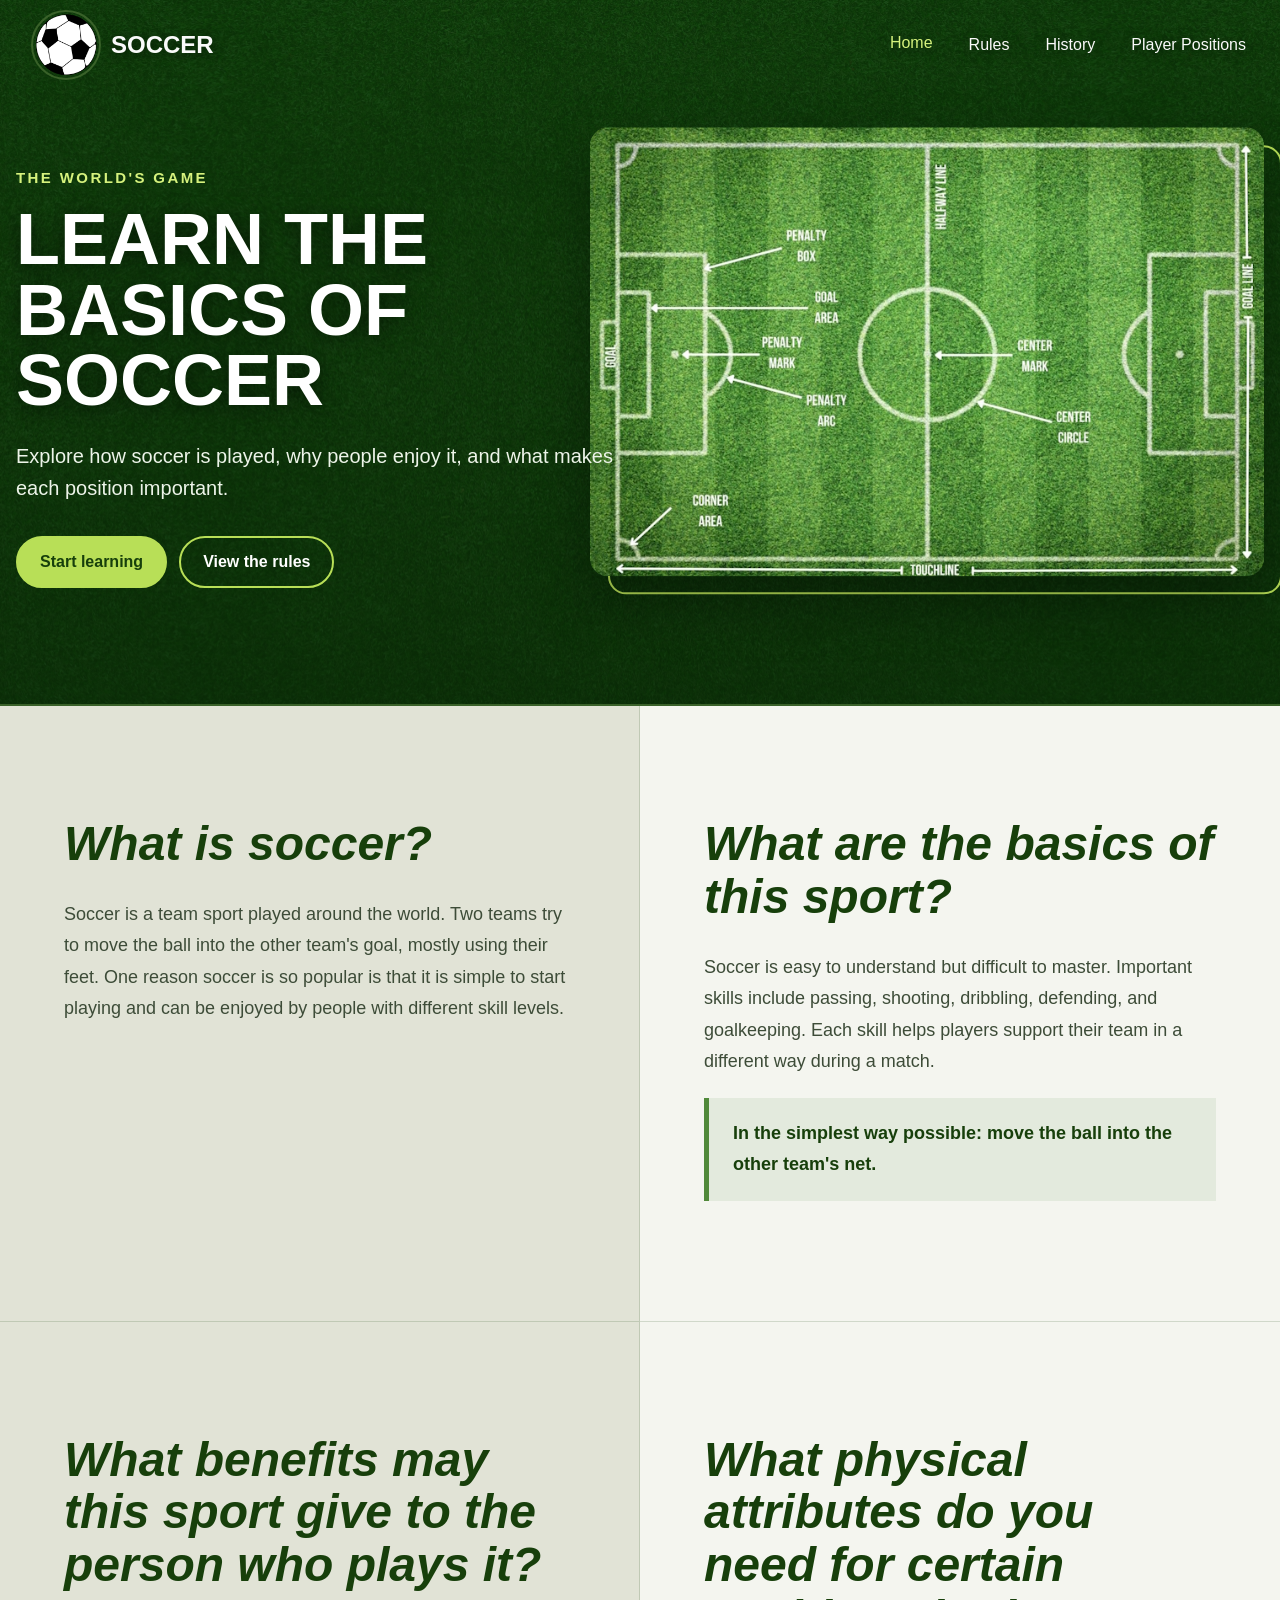
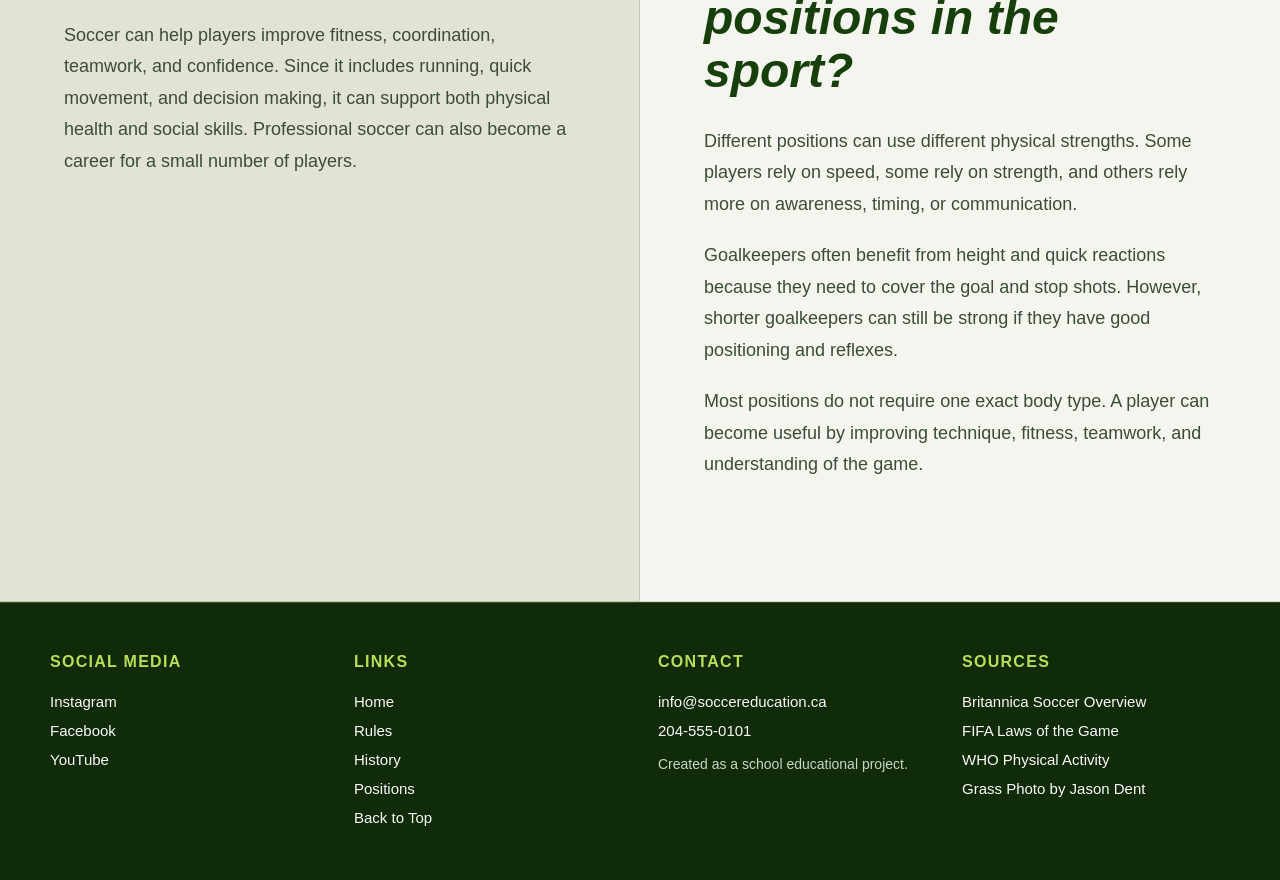
<file: index.html>
<!doctype html>
<html lang="en">
  <head>
    <meta charset="UTF-8" />
    <meta name="viewport" content="width=device-width, initial-scale=1.0" />
    <link rel="stylesheet" href="stylesheets/style.css" />
    <link
      rel="shortcut icon"
      href="images/soccer ball.webp"
      type="image/x-icon" />
    <title>Home | Soccer</title>
  </head>
  <body>
    <!-- This is the main image and title -->
    <header class="hero">
      <!-- This is the navigation bar -->
      <nav>
        <div class="nav-inner">
          <div class="nav-brand">
            <a href="index.html">
              <img src="images/soccer%20ball.webp" alt="Soccer logo" />
            </a>
            <a class="site-title" href="index.html">Soccer</a>
          </div>
          <ul id="nav-list">
            <li class="nav-item">
              <a class="nav-link active-link" href="#">Home</a>
            </li>
            <li class="nav-item">
              <a class="nav-link" href="rules.html">Rules</a>
            </li>
            <li class="nav-item">
              <a class="nav-link" href="history.html">History</a>
            </li>
            <li class="nav-item">
              <a class="nav-link" href="positions.html">Player Positions</a>
            </li>
          </ul>
        </div>
      </nav>

      <div class="hero-inner">
        <div class="hero-content">
          <span class="hero-label">The world's game</span>
          <h1>Learn the basics of soccer</h1>
          <p>
            Explore how soccer is played, why people enjoy it, and what makes
            each position important.
          </p>
          <div class="hero-links">
            <a
              class="hero-button hero-button-primary"
              href="#soccer-introduction"
              >Start learning</a
            >
            <a class="hero-button hero-button-secondary" href="rules.html"
              >View the rules</a
            >
          </div>
        </div>
        <div class="hero-image">
          <img
            src="images/soccer%20pitch.jpg"
            alt="A soccer field shown like a coach's tactics board" />
        </div>
      </div>
    </header>

    <!-- This is the main content of the page -->
    <main class="home-content">
      <!-- This section explains what soccer is -->
      <section class="info-section" id="soccer-introduction">
        <div class="section-inner">
          <h2>What is soccer?</h2>
          <p>
            Soccer is a team sport played around the world. Two teams try to
            move the ball into the other team's goal, mostly using their feet.
            One reason soccer is so popular is that it is simple to start
            playing and can be enjoyed by people with different skill levels.
          </p>
        </div>
      </section>

      <!-- This section explains the basics of soccer -->
      <section class="info-section">
        <div class="section-inner">
          <h2>What are the basics of this sport?</h2>
          <p>
            Soccer is easy to understand but difficult to master. Important
            skills include passing, shooting, dribbling, defending, and
            goalkeeping. Each skill helps players support their team in a
            different way during a match.
          </p>
          <p class="quick-answer">
            In the simplest way possible: move the ball into the other team's
            net.
          </p>
        </div>
      </section>

      <!-- This section talks about the benefits of soccer -->
      <section class="info-section">
        <div class="section-inner">
          <h2>What benefits may this sport give to the person who plays it?</h2>
          <p>
            Soccer can help players improve fitness, coordination, teamwork, and
            confidence. Since it includes running, quick movement, and decision
            making, it can support both physical health and social skills.
            Professional soccer can also become a career for a small number of
            players.
          </p>
        </div>
      </section>

      <!-- This section talks about physical attributes in soccer -->
      <section class="info-section">
        <div class="section-inner">
          <h2>
            What physical attributes do you need for certain positions in the
            sport?
          </h2>
          <p>
            Different positions can use different physical strengths. Some
            players rely on speed, some rely on strength, and others rely more
            on awareness, timing, or communication.
          </p>
          <p>
            Goalkeepers often benefit from height and quick reactions because
            they need to cover the goal and stop shots. However, shorter
            goalkeepers can still be strong if they have good positioning and
            reflexes.
          </p>
          <p>
            Most positions do not require one exact body type. A player can
            become useful by improving technique, fitness, teamwork, and
            understanding of the game.
          </p>
        </div>
      </section>
    </main>

    <!-- This is the footer -->
    <footer>
      <div class="footer-inner">
        <div class="footer-column">
          <h3>Social Media</h3>
          <a href="https://www.instagram.com/" target="_blank" rel="noopener"
            >Instagram</a
          >
          <a href="https://www.facebook.com/" target="_blank" rel="noopener"
            >Facebook</a
          >
          <a href="https://www.youtube.com/" target="_blank" rel="noopener"
            >YouTube</a
          >
        </div>
        <div class="footer-column">
          <h3>Links</h3>
          <a href="index.html">Home</a>
          <a href="rules.html">Rules</a>
          <a href="history.html">History</a>
          <a href="positions.html">Positions</a>
          <a href="#">Back to Top</a>
        </div>
        <div class="footer-column">
          <h3>Contact</h3>
          <a href="mailto:info@soccereducation.ca">info@soccereducation.ca</a>
          <a href="tel:+12045550101">204-555-0101</a>
          <p>Created as a school educational project.</p>
        </div>
        <div class="footer-column">
          <h3>Sources</h3>
          <a
            href="https://www.britannica.com/sports/football-soccer"
            target="_blank"
            rel="noopener"
            >Britannica Soccer Overview</a
          >
          <a
            href="https://inside.fifa.com/en/laws-of-the-game"
            target="_blank"
            rel="noopener"
            >FIFA Laws of the Game</a
          >
          <a
            href="https://www.who.int/news-room/fact-sheets/detail/physical-activity"
            target="_blank"
            rel="noopener"
            >WHO Physical Activity</a
          >
          <a
            href="https://unsplash.com/photos/QSIq9ncQkzY"
            target="_blank"
            rel="noopener"
            >Grass Photo by Jason Dent</a
          >
        </div>
      </div>
    </footer>
  </body>
</html>
</file>
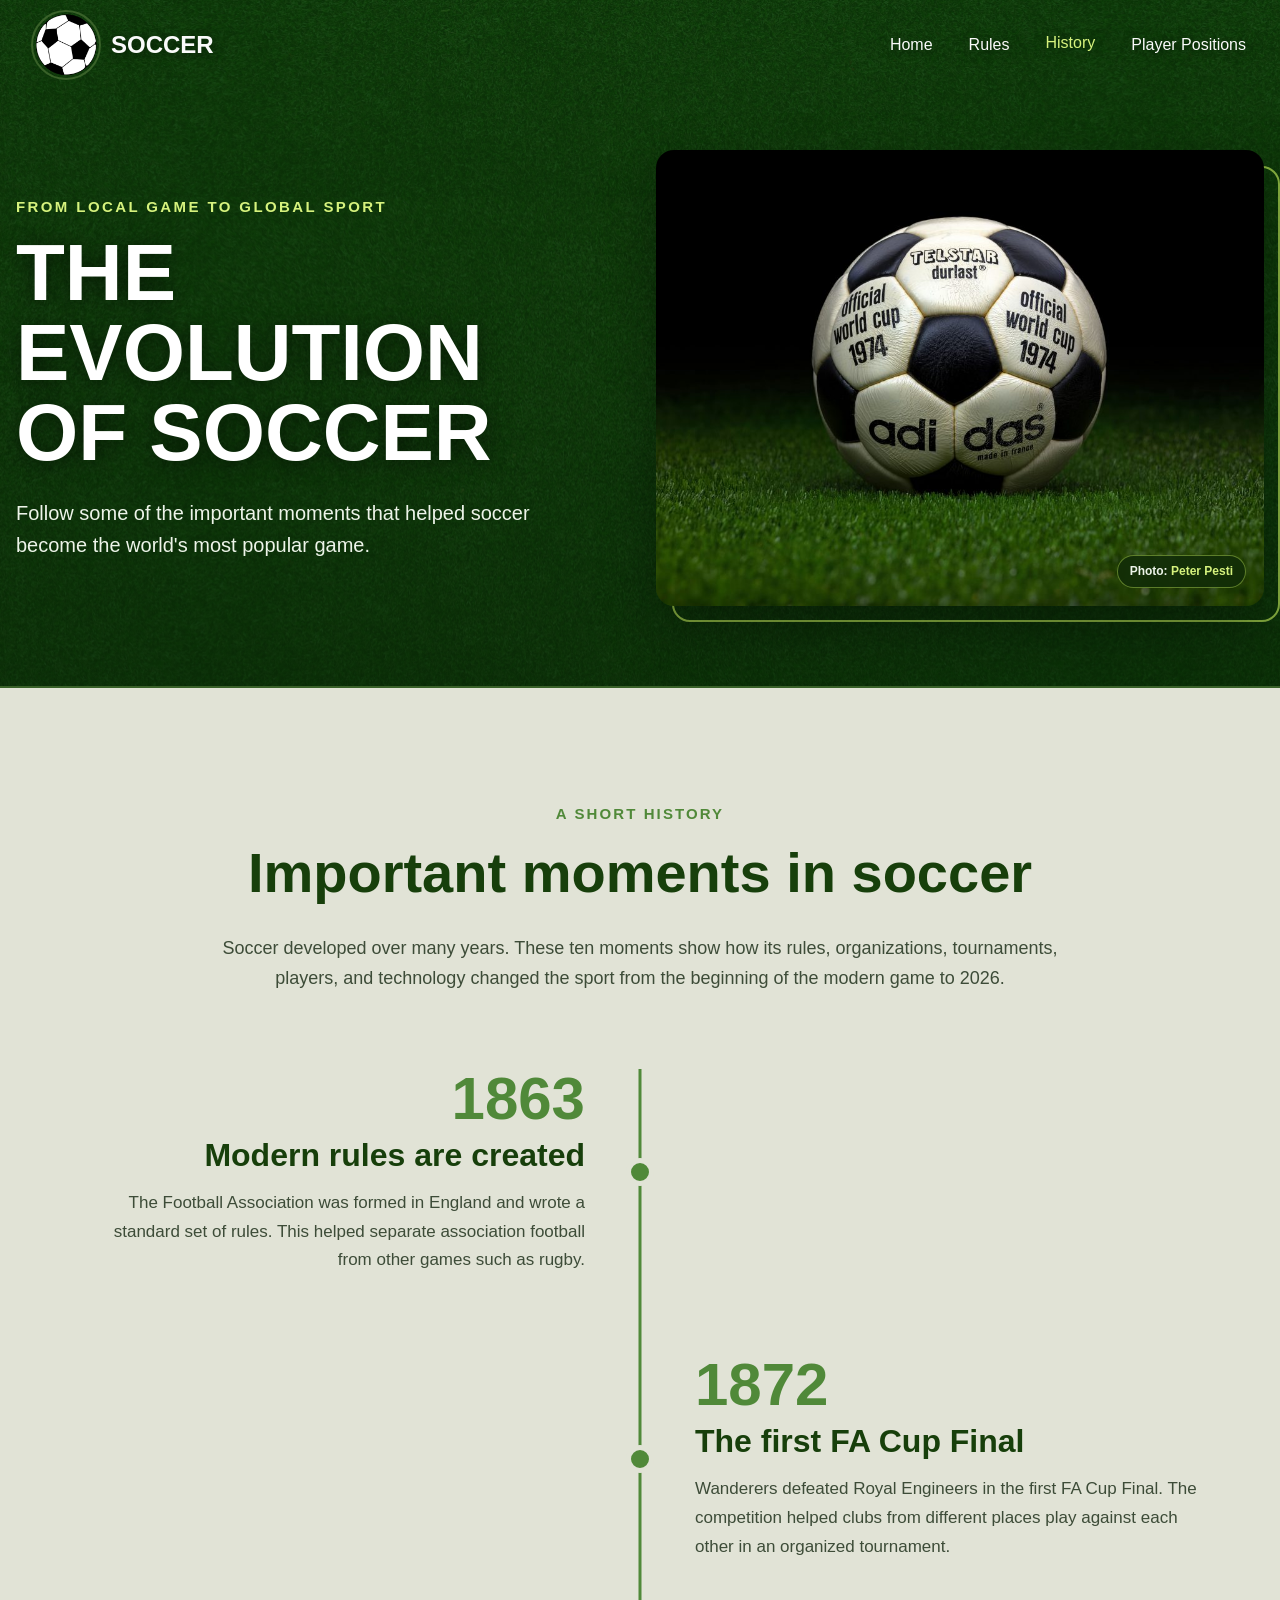
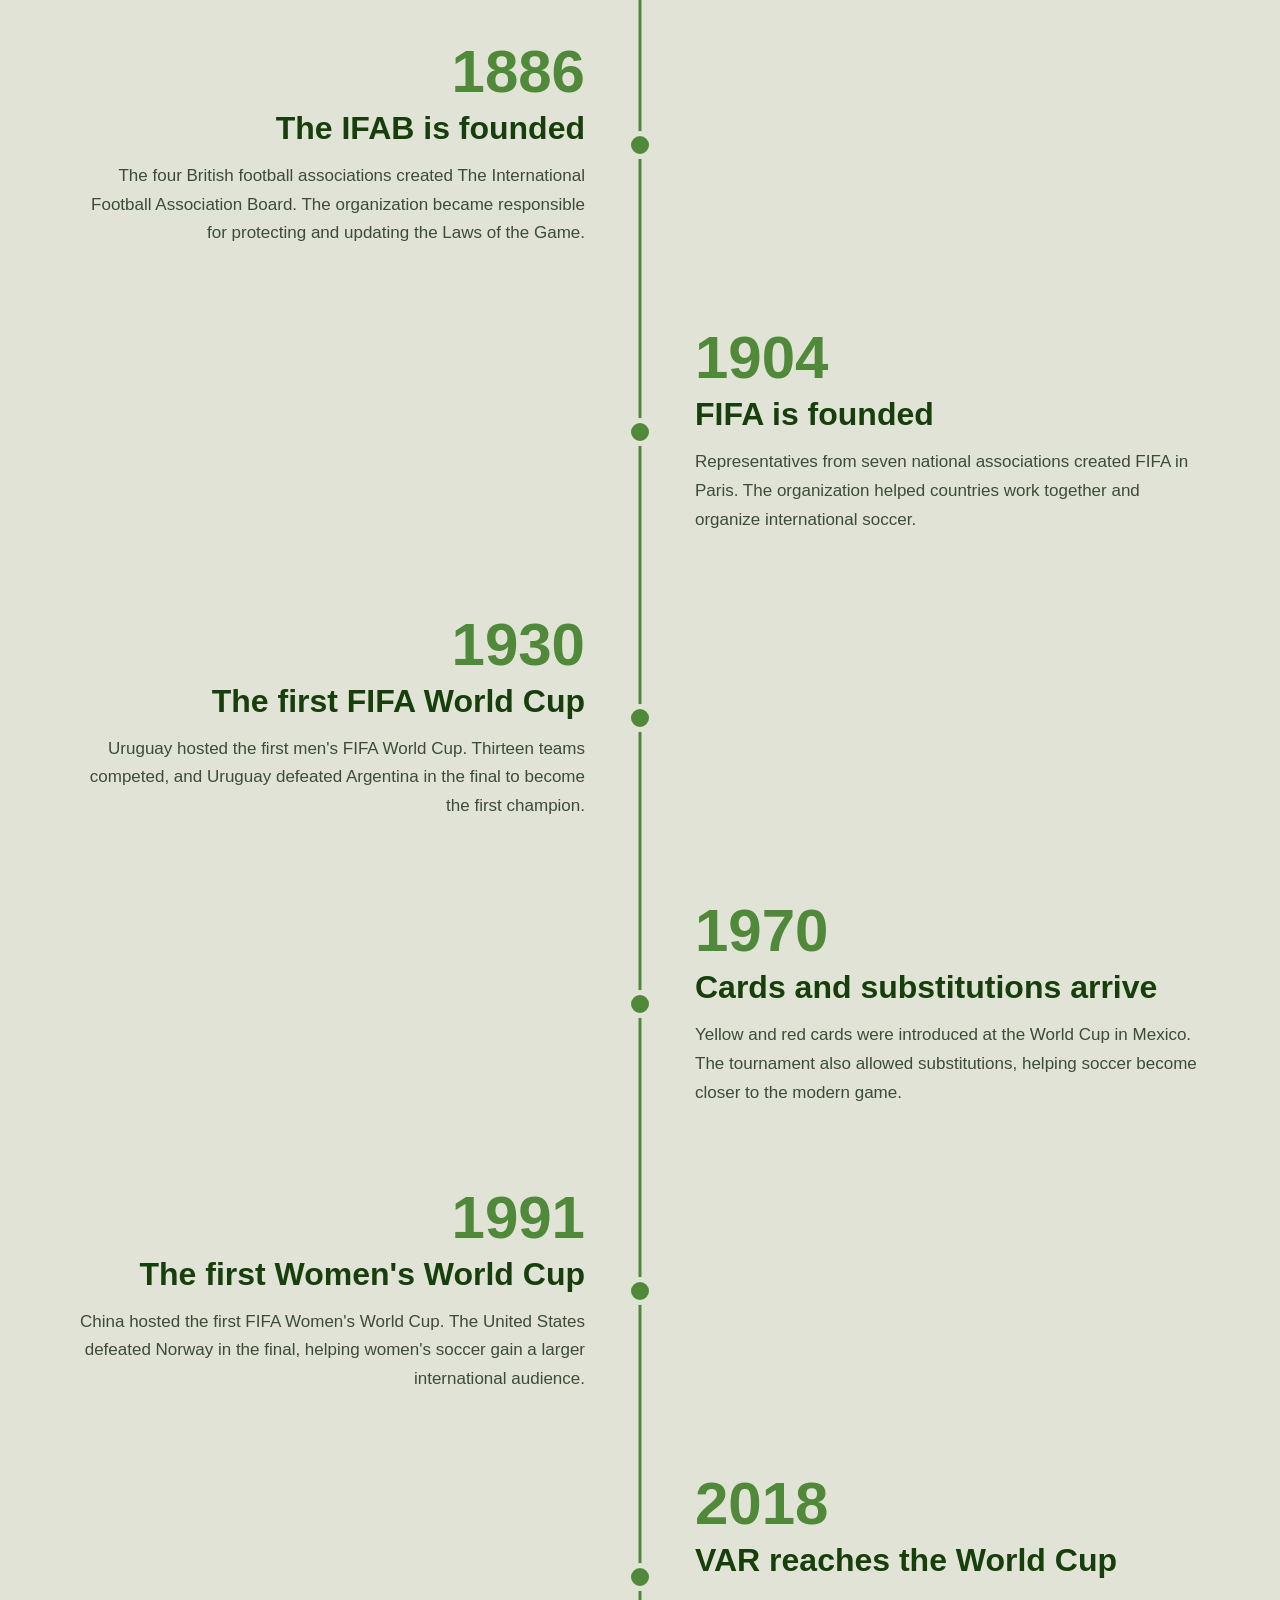
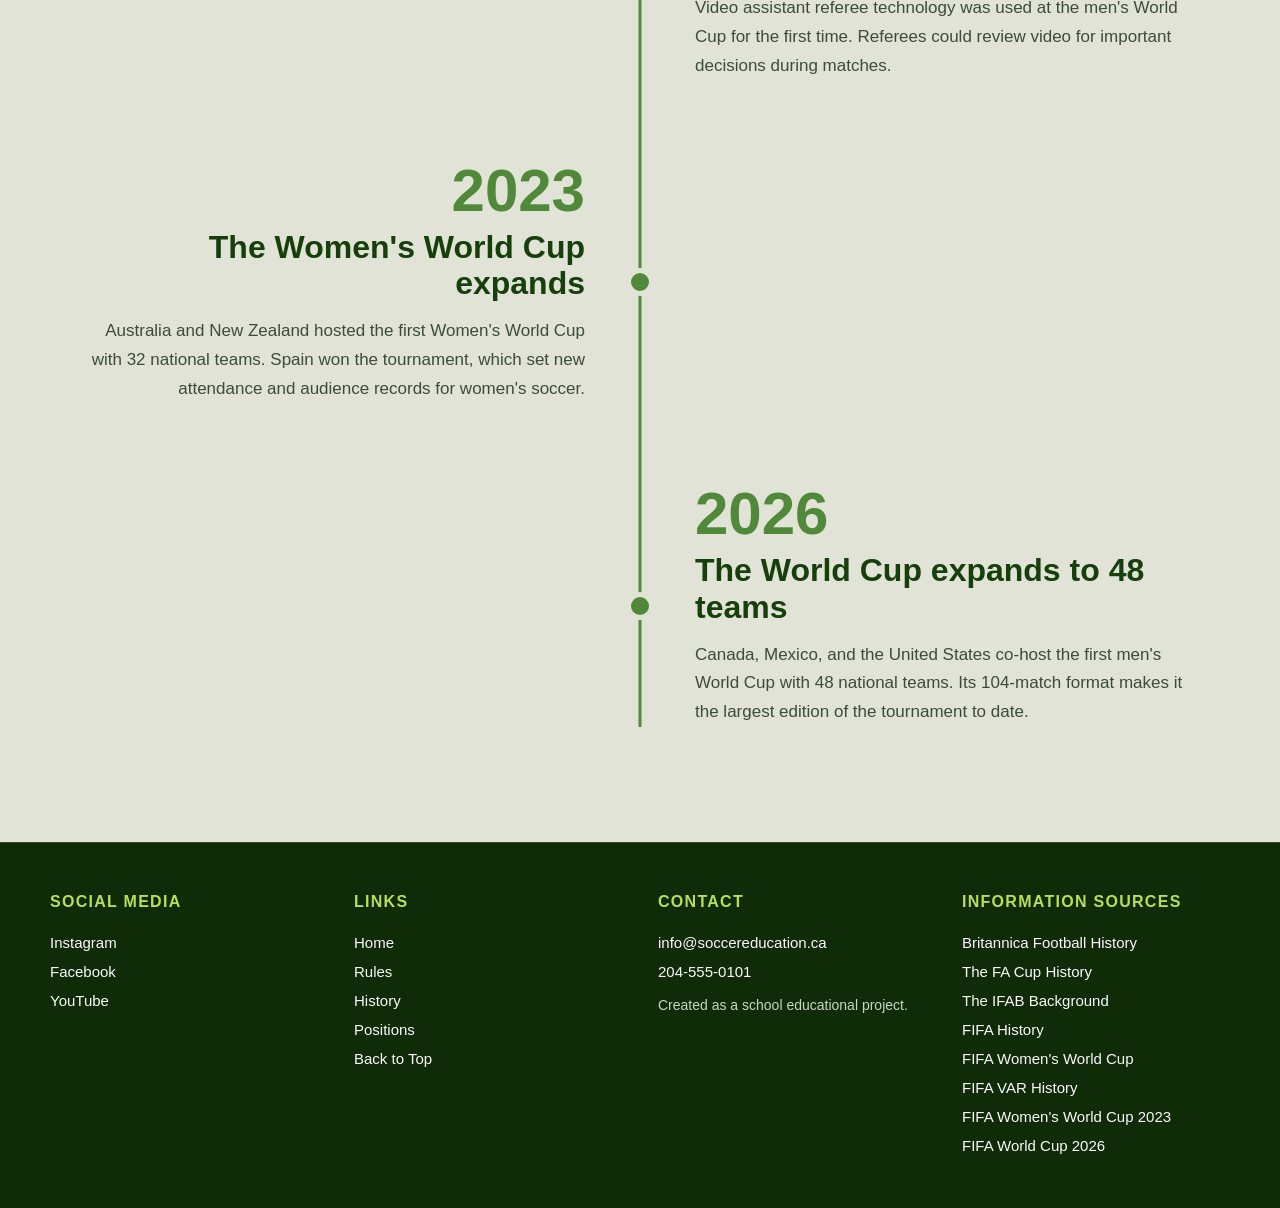
<file: history.html>
<!doctype html>
<html lang="en">
  <head>
    <meta charset="UTF-8" />
    <meta name="viewport" content="width=device-width, initial-scale=1.0" />
    <link rel="stylesheet" href="stylesheets/style.css" />
    <link
      rel="shortcut icon"
      href="images/soccer%20ball.webp"
      type="image/x-icon" />
    <title>History | Soccer</title>
  </head>
  <body>
    <!-- This is the main image and title -->
    <header class="hero history-hero">
      <!-- This is the navigation bar -->
      <nav>
        <div class="nav-inner">
          <div class="nav-brand">
            <a href="index.html">
              <img src="images/soccer%20ball.webp" alt="Soccer logo" />
            </a>
            <a class="site-title" href="index.html">Soccer</a>
          </div>
          <ul id="nav-list">
            <li class="nav-item">
              <a class="nav-link" href="index.html">Home</a>
            </li>
            <li class="nav-item">
              <a class="nav-link" href="rules.html">Rules</a>
            </li>
            <li class="nav-item">
              <a class="nav-link active-link" href="#">History</a>
            </li>
            <li class="nav-item">
              <a class="nav-link" href="positions.html">Player Positions</a>
            </li>
          </ul>
        </div>
      </nav>

      <div class="history-hero-inner">
        <div class="history-hero-content">
          <span class="hero-label">From local game to global sport</span>
          <h1>The evolution of soccer</h1>
          <p>
            Follow some of the important moments that helped soccer become the
            world's most popular game.
          </p>
        </div>
        <!-- Hero image: includes its photo credit as a chip inside the image -->
        <figure class="history-hero-image">
          <img
            src="images/history-world-cup-ball.jpg"
            alt="A Telstar Durlast soccer ball from the 1974 World Cup" />
          <figcaption class="photo-credit-chip">
            Photo:
            <a
              href="https://www.worldcupballs.info/wp-content/uploads/2018/04/1974-world-cup-ball-photo-Peter-Pesti-worldcupballs-info-1024x731.jpg"
              target="_blank"
              rel="noopener"
              >Peter Pesti</a
            >
          </figcaption>
        </figure>
      </div>
    </header>

    <!-- Main content: selected milestones in soccer history from 1863 to 2026 -->
    <main class="history-main">
      <!-- Timeline section: a concise chronology rather than every historical event -->
      <section class="timeline-section">
        <!-- Timeline introduction -->
        <div class="timeline-intro container">
          <p class="section-kicker">A short history</p>
          <h2>Important moments in soccer</h2>
          <p>
            Soccer developed over many years. These ten moments show how its
            rules, organizations, tournaments, players, and technology changed
            the sport from the beginning of the modern game to 2026.
          </p>
        </div>

        <!-- Timeline list: events are displayed on alternating sides on large screens -->
        <div class="timeline container">
          <!-- Milestone 1: the modern Laws of the Game begin -->
          <article class="timeline-item">
            <div class="timeline-content">
              <time datetime="1863">1863</time>
              <h3>Modern rules are created</h3>
              <p>
                The Football Association was formed in England and wrote a
                standard set of rules. This helped separate association football
                from other games such as rugby.
              </p>
            </div>
          </article>

          <!-- Milestone 2: organized club competition begins -->
          <article class="timeline-item">
            <div class="timeline-content">
              <time datetime="1872">1872</time>
              <h3>The first FA Cup Final</h3>
              <p>
                Wanderers defeated Royal Engineers in the first FA Cup Final.
                The competition helped clubs from different places play against
                each other in an organized tournament.
              </p>
            </div>
          </article>

          <!-- Milestone 3: the Laws of the Game receive international oversight -->
          <article class="timeline-item">
            <div class="timeline-content">
              <time datetime="1886">1886</time>
              <h3>The IFAB is founded</h3>
              <p>
                The four British football associations created The International
                Football Association Board. The organization became responsible
                for protecting and updating the Laws of the Game.
              </p>
            </div>
          </article>

          <!-- Milestone 4: international soccer gains a governing organization -->
          <article class="timeline-item">
            <div class="timeline-content">
              <time datetime="1904">1904</time>
              <h3>FIFA is founded</h3>
              <p>
                Representatives from seven national associations created FIFA in
                Paris. The organization helped countries work together and
                organize international soccer.
              </p>
            </div>
          </article>

          <!-- Milestone 5: the first men's global championship -->
          <article class="timeline-item">
            <div class="timeline-content">
              <time datetime="1930">1930</time>
              <h3>The first FIFA World Cup</h3>
              <p>
                Uruguay hosted the first men's FIFA World Cup. Thirteen teams
                competed, and Uruguay defeated Argentina in the final to become
                the first champion.
              </p>
            </div>
          </article>

          <!-- Milestone 6: match management becomes more recognizable today -->
          <article class="timeline-item">
            <div class="timeline-content">
              <time datetime="1970">1970</time>
              <h3>Cards and substitutions arrive</h3>
              <p>
                Yellow and red cards were introduced at the World Cup in Mexico.
                The tournament also allowed substitutions, helping soccer become
                closer to the modern game.
              </p>
            </div>
          </article>

          <!-- Milestone 7: the first official women's global championship -->
          <article class="timeline-item">
            <div class="timeline-content">
              <time datetime="1991">1991</time>
              <h3>The first Women's World Cup</h3>
              <p>
                China hosted the first FIFA Women's World Cup. The United States
                defeated Norway in the final, helping women's soccer gain a
                larger international audience.
              </p>
            </div>
          </article>

          <!-- Milestone 8: video review enters the men's World Cup -->
          <article class="timeline-item">
            <div class="timeline-content">
              <time datetime="2018">2018</time>
              <h3>VAR reaches the World Cup</h3>
              <p>
                Video assistant referee technology was used at the men's World
                Cup for the first time. Referees could review video for
                important decisions during matches.
              </p>
            </div>
          </article>

          <!-- Milestone 9: the Women's World Cup reaches a new global scale -->
          <article class="timeline-item">
            <div class="timeline-content">
              <time datetime="2023">2023</time>
              <h3>The Women's World Cup expands</h3>
              <p>
                Australia and New Zealand hosted the first Women's World Cup
                with 32 national teams. Spain won the tournament, which set new
                attendance and audience records for women's soccer.
              </p>
            </div>
          </article>

          <!-- Milestone 10: the World Cup expands to its largest format -->
          <article class="timeline-item">
            <div class="timeline-content">
              <time datetime="2026">2026</time>
              <h3>The World Cup expands to 48 teams</h3>
              <p>
                Canada, Mexico, and the United States co-host the first men's
                World Cup with 48 national teams. Its 104-match format makes it
                the largest edition of the tournament to date.
              </p>
            </div>
          </article>
        </div>
      </section>
    </main>

    <!-- This is the footer -->
    <footer>
      <!-- Footer keeps the same four-column structure used across the website -->
      <div class="footer-inner">
        <div class="footer-column">
          <h3>Social Media</h3>
          <a href="https://www.instagram.com/" target="_blank" rel="noopener"
            >Instagram</a
          >
          <a href="https://www.facebook.com/" target="_blank" rel="noopener"
            >Facebook</a
          >
          <a href="https://www.youtube.com/" target="_blank" rel="noopener"
            >YouTube</a
          >
        </div>
        <div class="footer-column">
          <h3>Links</h3>
          <a href="index.html">Home</a>
          <a href="rules.html">Rules</a>
          <a href="history.html">History</a>
          <a href="positions.html">Positions</a>
          <a href="#">Back to Top</a>
        </div>
        <!-- Contact information: matches the footer on the other website pages -->
        <div class="footer-column">
          <h3>Contact</h3>
          <a href="mailto:info@soccereducation.ca">info@soccereducation.ca</a>
          <a href="tel:+12045550101">204-555-0101</a>
          <p>Created as a school educational project.</p>
        </div>
        <div class="footer-column">
          <h3>Information Sources</h3>
          <a
            href="https://www.britannica.com/question/What-is-the-origin-of-football"
            target="_blank"
            rel="noopener"
            >Britannica Football History</a
          >
          <a
            href="https://www.thefa.com/news/2020/mar/16/first-fa-cup-final-1871-wanderers-1-0-royal-engineers"
            target="_blank"
            rel="noopener"
            >The FA Cup History</a
          >
          <a
            href="https://www.theifab.com/background/"
            target="_blank"
            rel="noopener"
            >The IFAB Background</a
          >
          <a
            href="https://inside.fifa.com/organisation/media-releases/fifa-celebrates-120th-anniversary-of-foundation-in-paris"
            target="_blank"
            rel="noopener"
            >FIFA History</a
          >
          <a
            href="https://www.fifa.com/en/tournaments/womens/womensworldcup/fifa-womens-world-cup-china-1991/articles/first-fifa-womens-world-cup-final-in-focus-usa-norway-1991"
            target="_blank"
            rel="noopener"
            >FIFA Women's World Cup</a
          >
          <a
            href="https://inside.fifa.com/media-releases/refereeing-and-var-at-the-2018-fifa-world-cup-a-new-era-for-football"
            target="_blank"
            rel="noopener"
            >FIFA VAR History</a
          >
          <a
            href="https://www.fifa.com/en/tournaments/womens/womensworldcup/australia-new-zealand2023"
            target="_blank"
            rel="noopener"
            >FIFA Women's World Cup 2023</a
          >
          <a
            href="https://www.fifa.com/en/articles/fifa-world-cup-2026-squads-confirmed"
            target="_blank"
            rel="noopener"
            >FIFA World Cup 2026</a
          >
        </div>
      </div>
    </footer>
  </body>
</html>
</file>
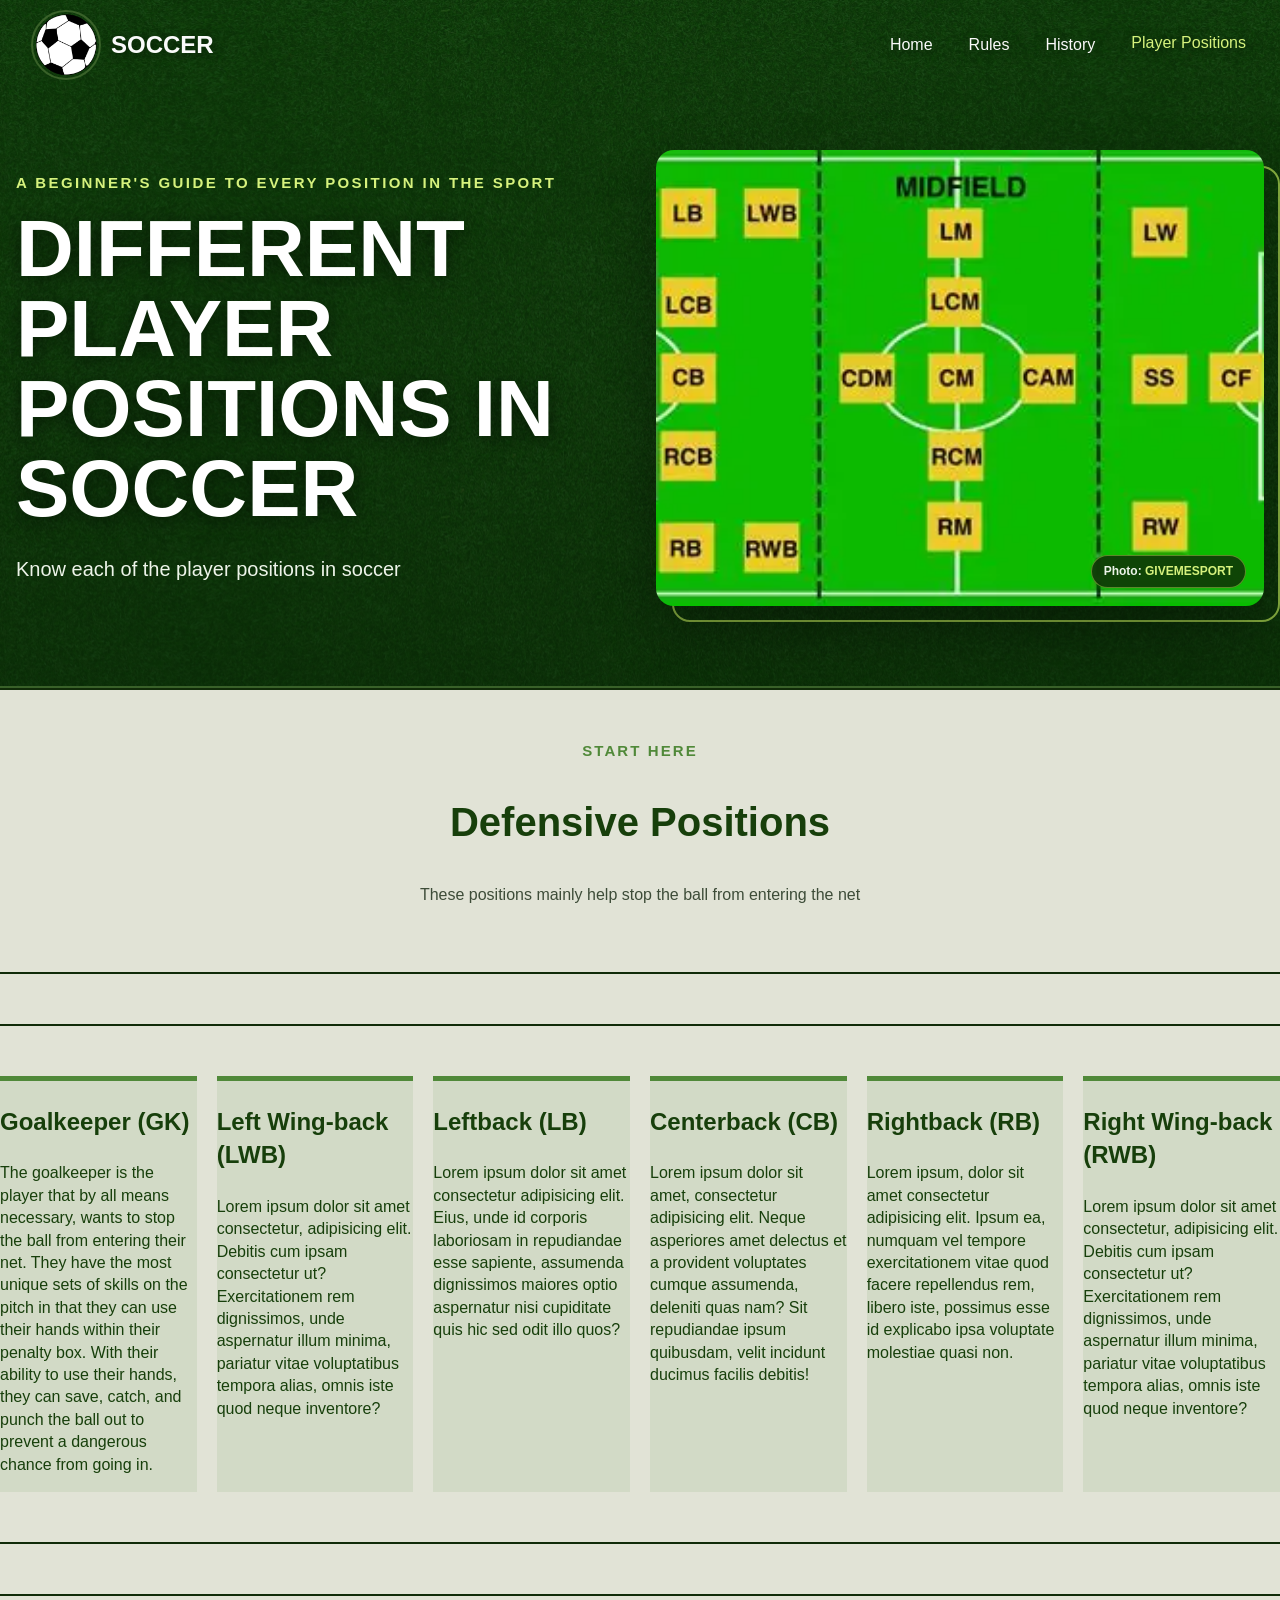
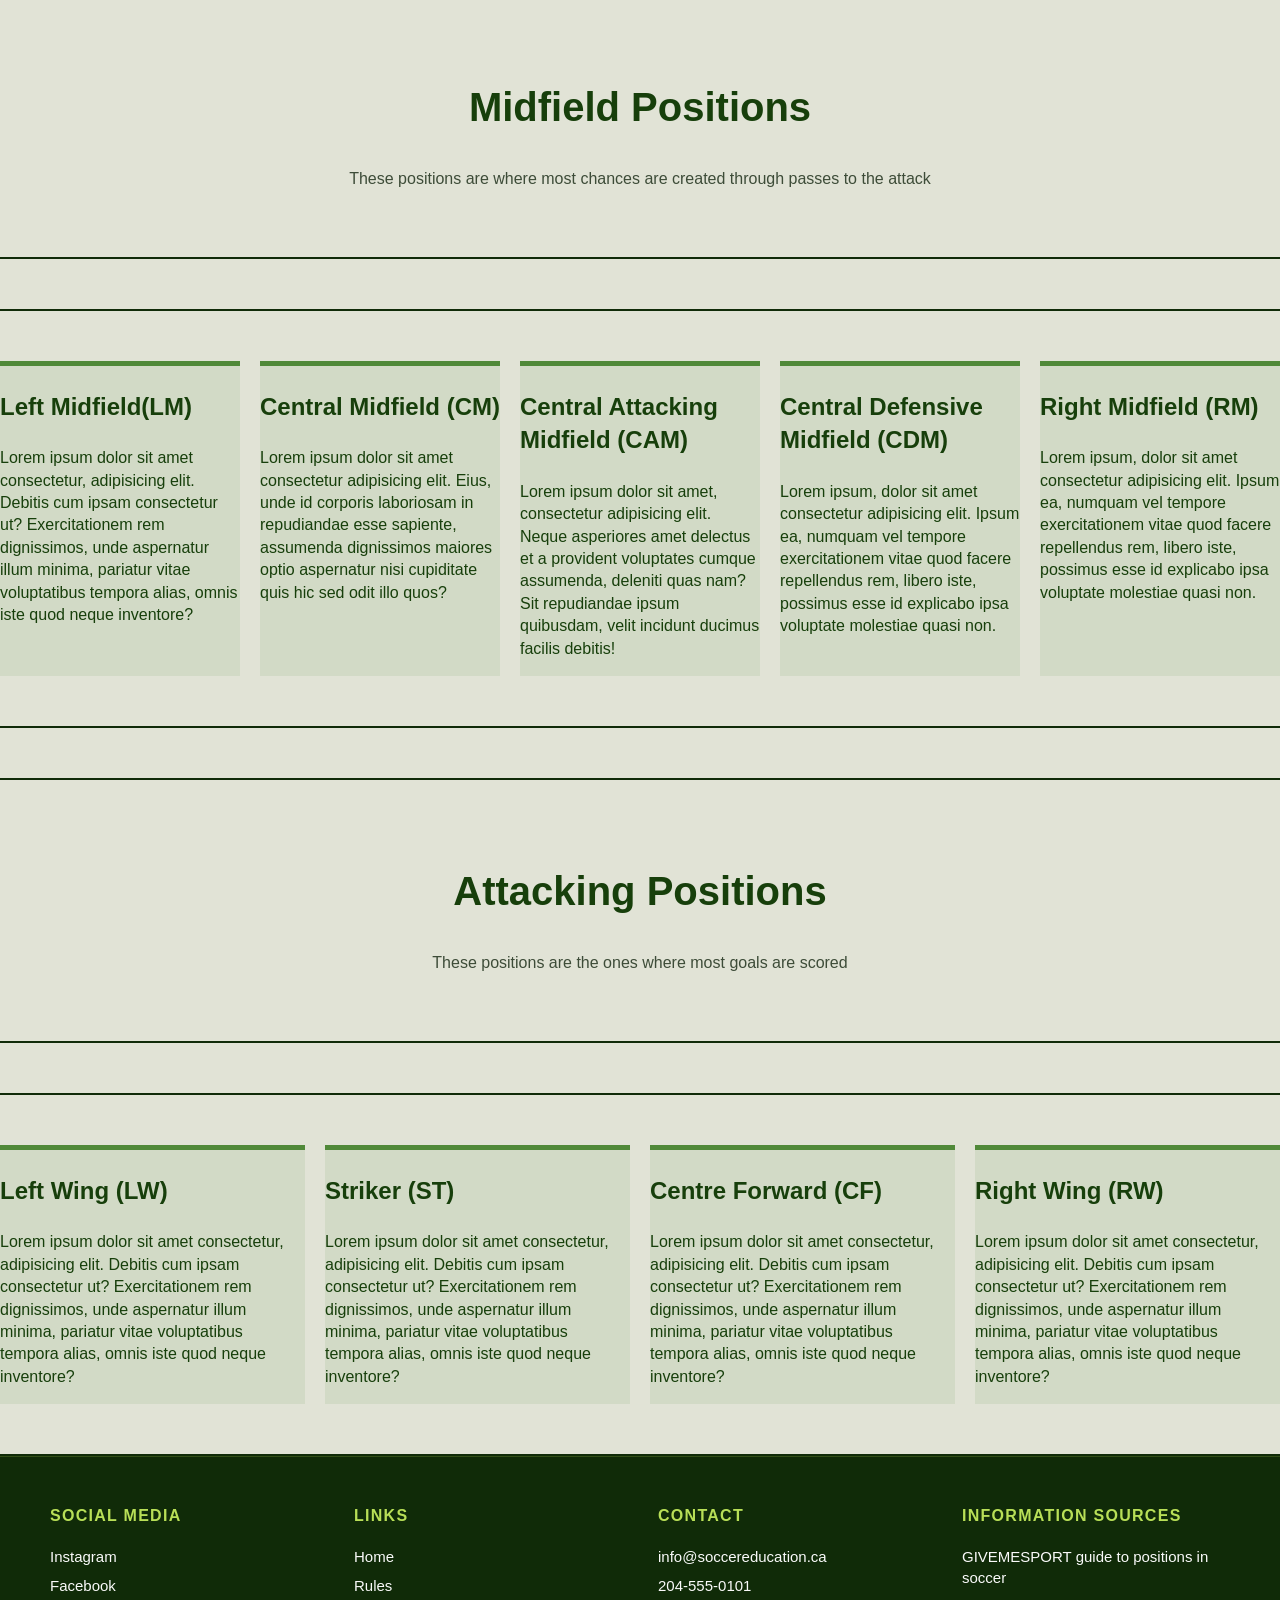
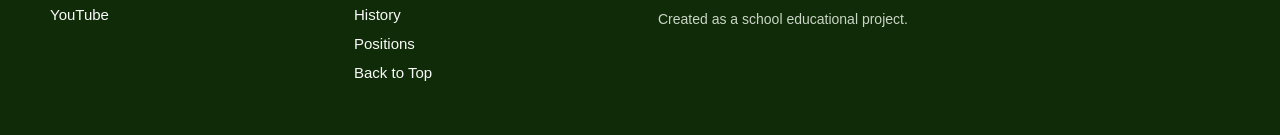
<file: positions.html>
<!doctype html>
<html lang="en">
  <head>
    <meta charset="UTF-8" />
    <meta name="viewport" content="width=device-width, initial-scale=1.0" />
    <link rel="stylesheet" href="stylesheets/style.css" />
    <link
      rel="shortcut icon"
      href="images/soccer%20ball.webp"
      type="image/x-icon" />
    <title>Player Positions | Soccer</title>
  </head>
  <body>
    <!-- This is the main image and title -->
    <header class="hero history-hero">
      <!-- This is the navigation bar -->
      <nav>
        <div class="nav-inner">
          <div class="nav-brand">
            <a href="index.html">
              <img src="images/soccer%20ball.webp" alt="Soccer logo" />
            </a>
            <a class="site-title" href="index.html">Soccer</a>
          </div>
          <ul id="nav-list">
            <li class="nav-item">
              <a class="nav-link" href="index.html">Home</a>
            </li>
            <li class="nav-item">
              <a class="nav-link" href="rules.html">Rules</a>
            </li>
            <li class="nav-item">
              <a class="nav-link" href="history.html">History</a>
            </li>
            <li class="nav-item">
              <a class="nav-link active-link" href="#">Player Positions</a>
            </li>
          </ul>
        </div>
      </nav>

      <div class="history-hero-inner">
        <div class="history-hero-content">
          <span class="hero-label"
            >A beginner's guide to every position in the sport</span
          >
          <h1>Different Player Positions in Soccer</h1>
          <p>Know each of the player positions in soccer</p>
        </div>
        <!-- Hero image: includes its photo credit as a chip inside the image -->
        <figure class="history-hero-image">
          <img
            src="images/soccer positions.webp"
            alt="A soccer formation with circles labeled with different positions" />
          <figcaption class="photo-credit-chip">
            Photo:
            <a
              href="https://static0.givemesportimages.com/wordpress/wp-content/uploads/2023/12/epl-positions.jpg?q=50&fit=crop&w=825&dpr=1.5"
              target="_blank"
              rel="noopener"
              >GIVEMESPORT</a
            >
          </figcaption>
        </figure>
      </div>
    </header>

    <!-- Main content: Each position in soccer -->
    <main class="position-main">
      <!-- Position section: -->
      <section class="position-section">
        <!-- Position introduction -->
        <p class="section-kicker">Start Here</p>
        <h2>Defensive Positions</h2>
        <p>These positions mainly help stop the ball from entering the net</p>
      </section>

      <!-- Timeline list: events are displayed on alternating sides on large screens -->
      <section id="defensive-positions-list">
        <div class="positions-item">
          <h3>Goalkeeper (GK)</h3>
          <p>
            The goalkeeper is the player that by all means necessary, wants to
            stop the ball from entering their net. They have the most unique
            sets of skills on the pitch in that they can use their hands within
            their penalty box. With their ability to use their hands, they can
            save, catch, and punch the ball out to prevent a dangerous chance
            from going in.
          </p>
        </div>
        <div class="positions-item">
          <h3>Left Wing-back (LWB)</h3>
          <p>
            Lorem ipsum dolor sit amet consectetur, adipisicing elit. Debitis
            cum ipsam consectetur ut? Exercitationem rem dignissimos, unde
            aspernatur illum minima, pariatur vitae voluptatibus tempora alias,
            omnis iste quod neque inventore?
          </p>
        </div>
        <div class="positions-item">
          <h3>Leftback (LB)</h3>
          <p>
            Lorem ipsum dolor sit amet consectetur adipisicing elit. Eius, unde
            id corporis laboriosam in repudiandae esse sapiente, assumenda
            dignissimos maiores optio aspernatur nisi cupiditate quis hic sed
            odit illo quos?
          </p>
        </div>
        <div class="positions-item">
          <h3>Centerback (CB)</h3>
          <p>
            Lorem ipsum dolor sit amet, consectetur adipisicing elit. Neque
            asperiores amet delectus et a provident voluptates cumque assumenda,
            deleniti quas nam? Sit repudiandae ipsum quibusdam, velit incidunt
            ducimus facilis debitis!
          </p>
        </div>
        <div class="positions-item">
          <h3>Rightback (RB)</h3>
          <p>
            Lorem ipsum, dolor sit amet consectetur adipisicing elit. Ipsum ea,
            numquam vel tempore exercitationem vitae quod facere repellendus
            rem, libero iste, possimus esse id explicabo ipsa voluptate
            molestiae quasi non.
          </p>
        </div>
        <div class="positions-item">
          <h3>Right Wing-back (RWB)</h3>
          <p>
            Lorem ipsum dolor sit amet consectetur, adipisicing elit. Debitis
            cum ipsam consectetur ut? Exercitationem rem dignissimos, unde
            aspernatur illum minima, pariatur vitae voluptatibus tempora alias,
            omnis iste quod neque inventore?
          </p>
        </div>
      </section>
      <section class="position-section">
        <h2>Midfield Positions</h2>
        <p>
          These positions are where most chances are created through passes to
          the attack
        </p>
      </section>

      <section id="midfield-positions-list">
        <div class="positions-item">
          <h3>Left Midfield(LM)</h3>
          <p>
            Lorem ipsum dolor sit amet consectetur, adipisicing elit. Debitis
            cum ipsam consectetur ut? Exercitationem rem dignissimos, unde
            aspernatur illum minima, pariatur vitae voluptatibus tempora alias,
            omnis iste quod neque inventore?
          </p>
        </div>
        <div class="positions-item">
          <h3>Central Midfield (CM)</h3>
          <p>
            Lorem ipsum dolor sit amet consectetur adipisicing elit. Eius, unde
            id corporis laboriosam in repudiandae esse sapiente, assumenda
            dignissimos maiores optio aspernatur nisi cupiditate quis hic sed
            odit illo quos?
          </p>
        </div>
        <div class="positions-item">
          <h3>Central Attacking Midfield (CAM)</h3>
          <p>
            Lorem ipsum dolor sit amet, consectetur adipisicing elit. Neque
            asperiores amet delectus et a provident voluptates cumque assumenda,
            deleniti quas nam? Sit repudiandae ipsum quibusdam, velit incidunt
            ducimus facilis debitis!
          </p>
        </div>
        <div class="positions-item">
          <h3>Central Defensive Midfield (CDM)</h3>
          <p>
            Lorem ipsum, dolor sit amet consectetur adipisicing elit. Ipsum ea,
            numquam vel tempore exercitationem vitae quod facere repellendus
            rem, libero iste, possimus esse id explicabo ipsa voluptate
            molestiae quasi non.
          </p>
        </div>
        <div class="positions-item">
          <h3>Right Midfield (RM)</h3>
          <p>
            Lorem ipsum, dolor sit amet consectetur adipisicing elit. Ipsum ea,
            numquam vel tempore exercitationem vitae quod facere repellendus
            rem, libero iste, possimus esse id explicabo ipsa voluptate
            molestiae quasi non.
          </p>
        </div>
      </section>
      <section class="position-section">
        <h2>Attacking Positions</h2>
        <p>These positions are the ones where most goals are scored</p>
      </section>
      <section id="attacking-positions-list">
        <div class="positions-item">
          <h3>Left Wing (LW)</h3>
          <p>
            Lorem ipsum dolor sit amet consectetur, adipisicing elit. Debitis
            cum ipsam consectetur ut? Exercitationem rem dignissimos, unde
            aspernatur illum minima, pariatur vitae voluptatibus tempora alias,
            omnis iste quod neque inventore?
          </p>
        </div>
        <div class="positions-item">
          <h3>Striker (ST)</h3>
          <p>
            Lorem ipsum dolor sit amet consectetur, adipisicing elit. Debitis
            cum ipsam consectetur ut? Exercitationem rem dignissimos, unde
            aspernatur illum minima, pariatur vitae voluptatibus tempora alias,
            omnis iste quod neque inventore?
          </p>
        </div>
        <div class="positions-item">
          <h3>Centre Forward (CF)</h3>
          <p>
            Lorem ipsum dolor sit amet consectetur, adipisicing elit. Debitis
            cum ipsam consectetur ut? Exercitationem rem dignissimos, unde
            aspernatur illum minima, pariatur vitae voluptatibus tempora alias,
            omnis iste quod neque inventore?
          </p>
        </div>
        <div class="positions-item">
          <h3>Right Wing (RW)</h3>
          <p>
            Lorem ipsum dolor sit amet consectetur, adipisicing elit. Debitis
            cum ipsam consectetur ut? Exercitationem rem dignissimos, unde
            aspernatur illum minima, pariatur vitae voluptatibus tempora alias,
            omnis iste quod neque inventore?
          </p>
        </div>
      </section>
    </main>

    <!-- This is the footer -->
    <footer>
      <!-- Footer keeps the same four-column structure used across the website -->
      <div class="footer-inner">
        <div class="footer-column">
          <h3>Social Media</h3>
          <a href="https://www.instagram.com/" target="_blank" rel="noopener"
            >Instagram</a
          >
          <a href="https://www.facebook.com/" target="_blank" rel="noopener"
            >Facebook</a
          >
          <a href="https://www.youtube.com/" target="_blank" rel="noopener"
            >YouTube</a
          >
        </div>
        <div class="footer-column">
          <h3>Links</h3>
          <a href="index.html">Home</a>
          <a href="rules.html">Rules</a>
          <a href="history.html">History</a>
          <a href="positions.html">Positions</a>
          <a href="#">Back to Top</a>
        </div>
        <!-- Contact information: matches the footer on the other website pages -->
        <div class="footer-column">
          <h3>Contact</h3>
          <a href="mailto:info@soccereducation.ca">info@soccereducation.ca</a>
          <a href="tel:+12045550101">204-555-0101</a>
          <p>Created as a school educational project.</p>
        </div>
        <div class="footer-column">
          <h3>Information Sources</h3>
          <a
            href="https://www.givemesport.com/guide-to-football-soccer-positions-formations/?utm=syndication&pubDate=20250214"
            target="_blank"
            rel="noopener"
            >GIVEMESPORT guide to positions in soccer</a
          >
        </div>
      </div>
    </footer>
  </body>
</html>
</file>
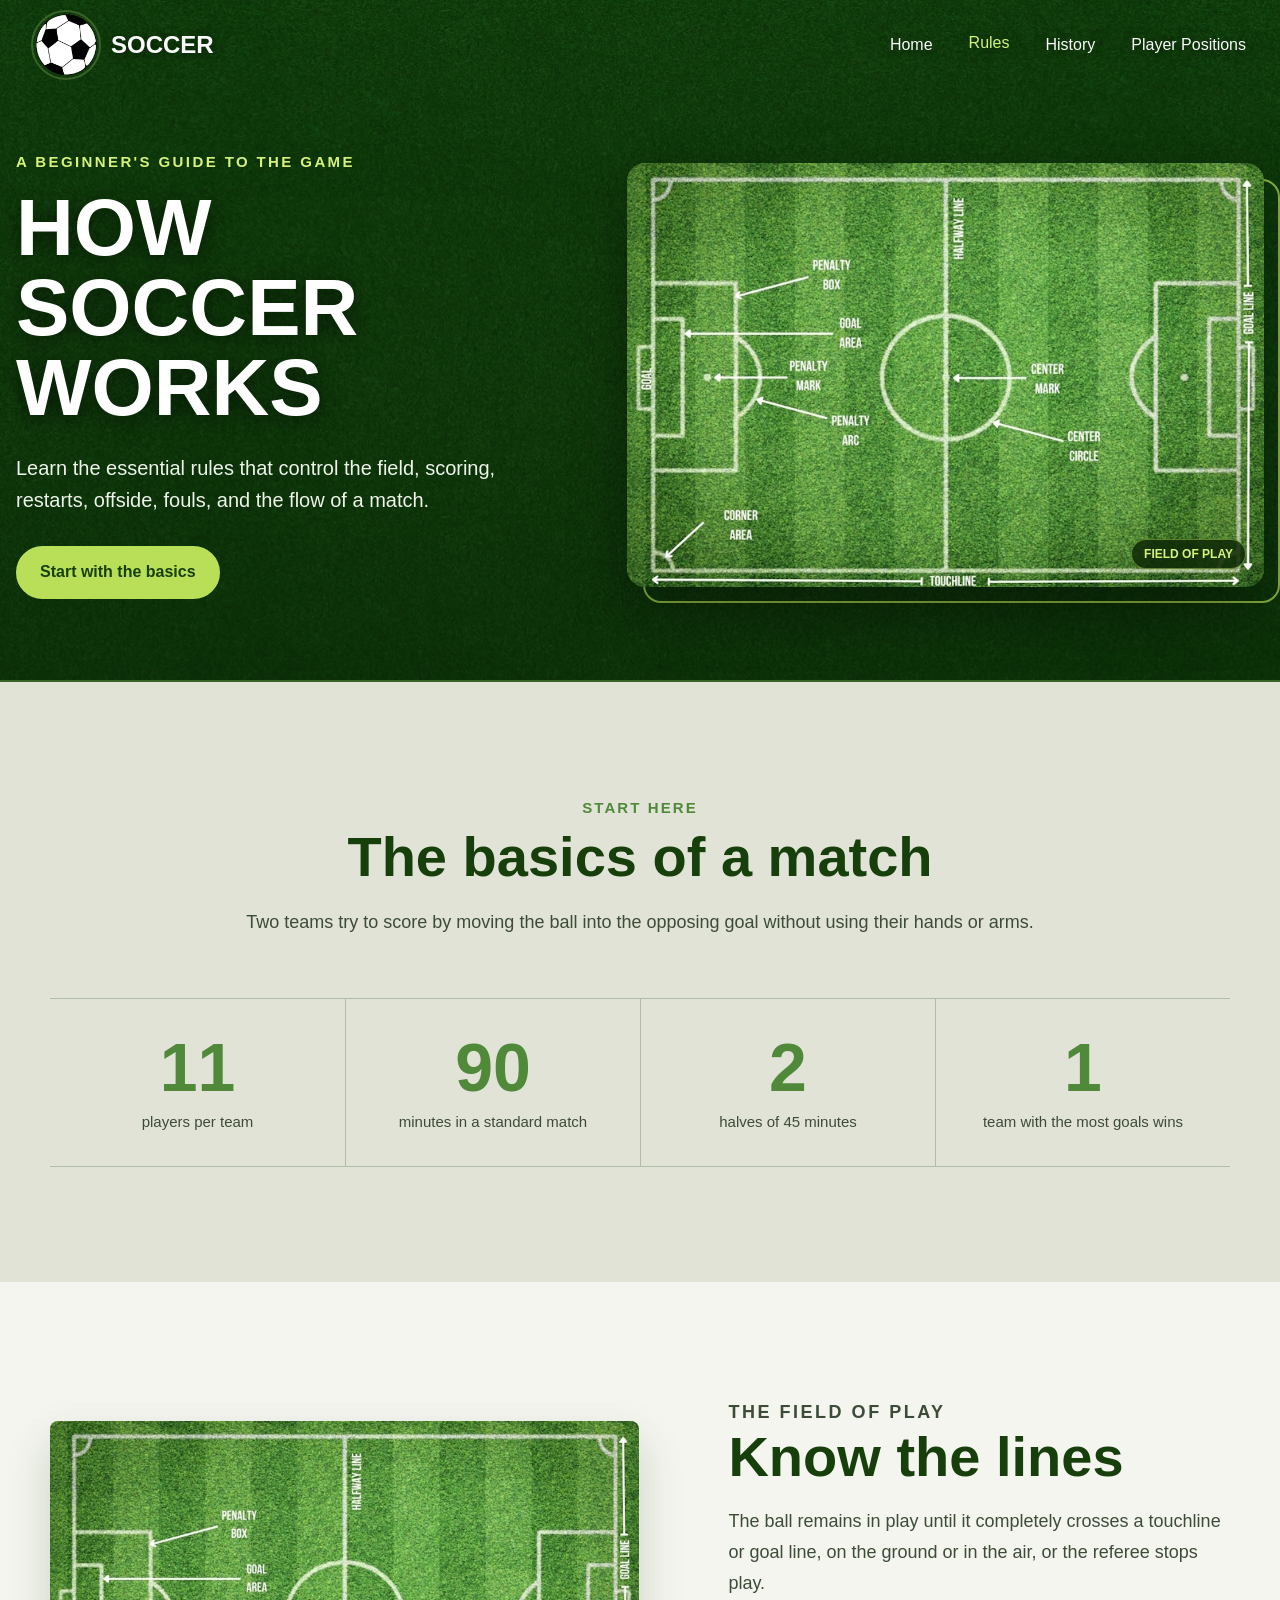
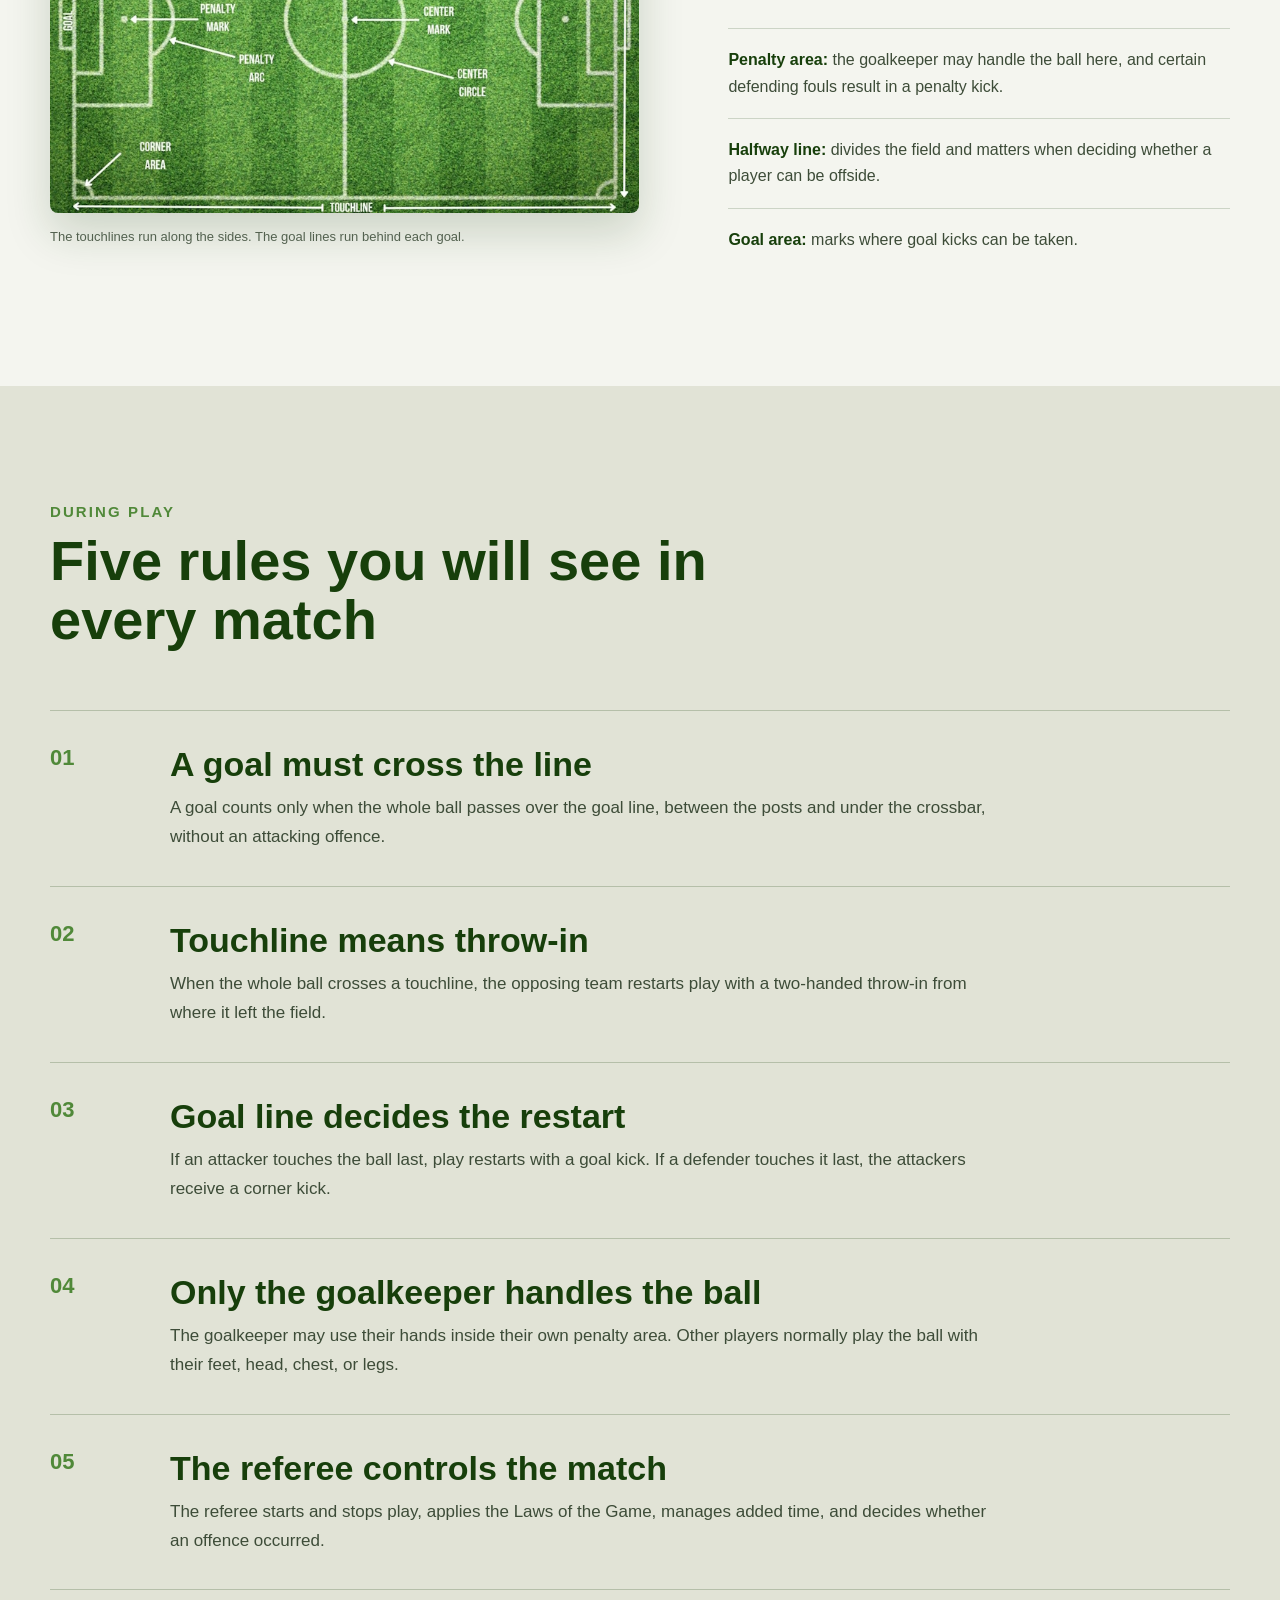
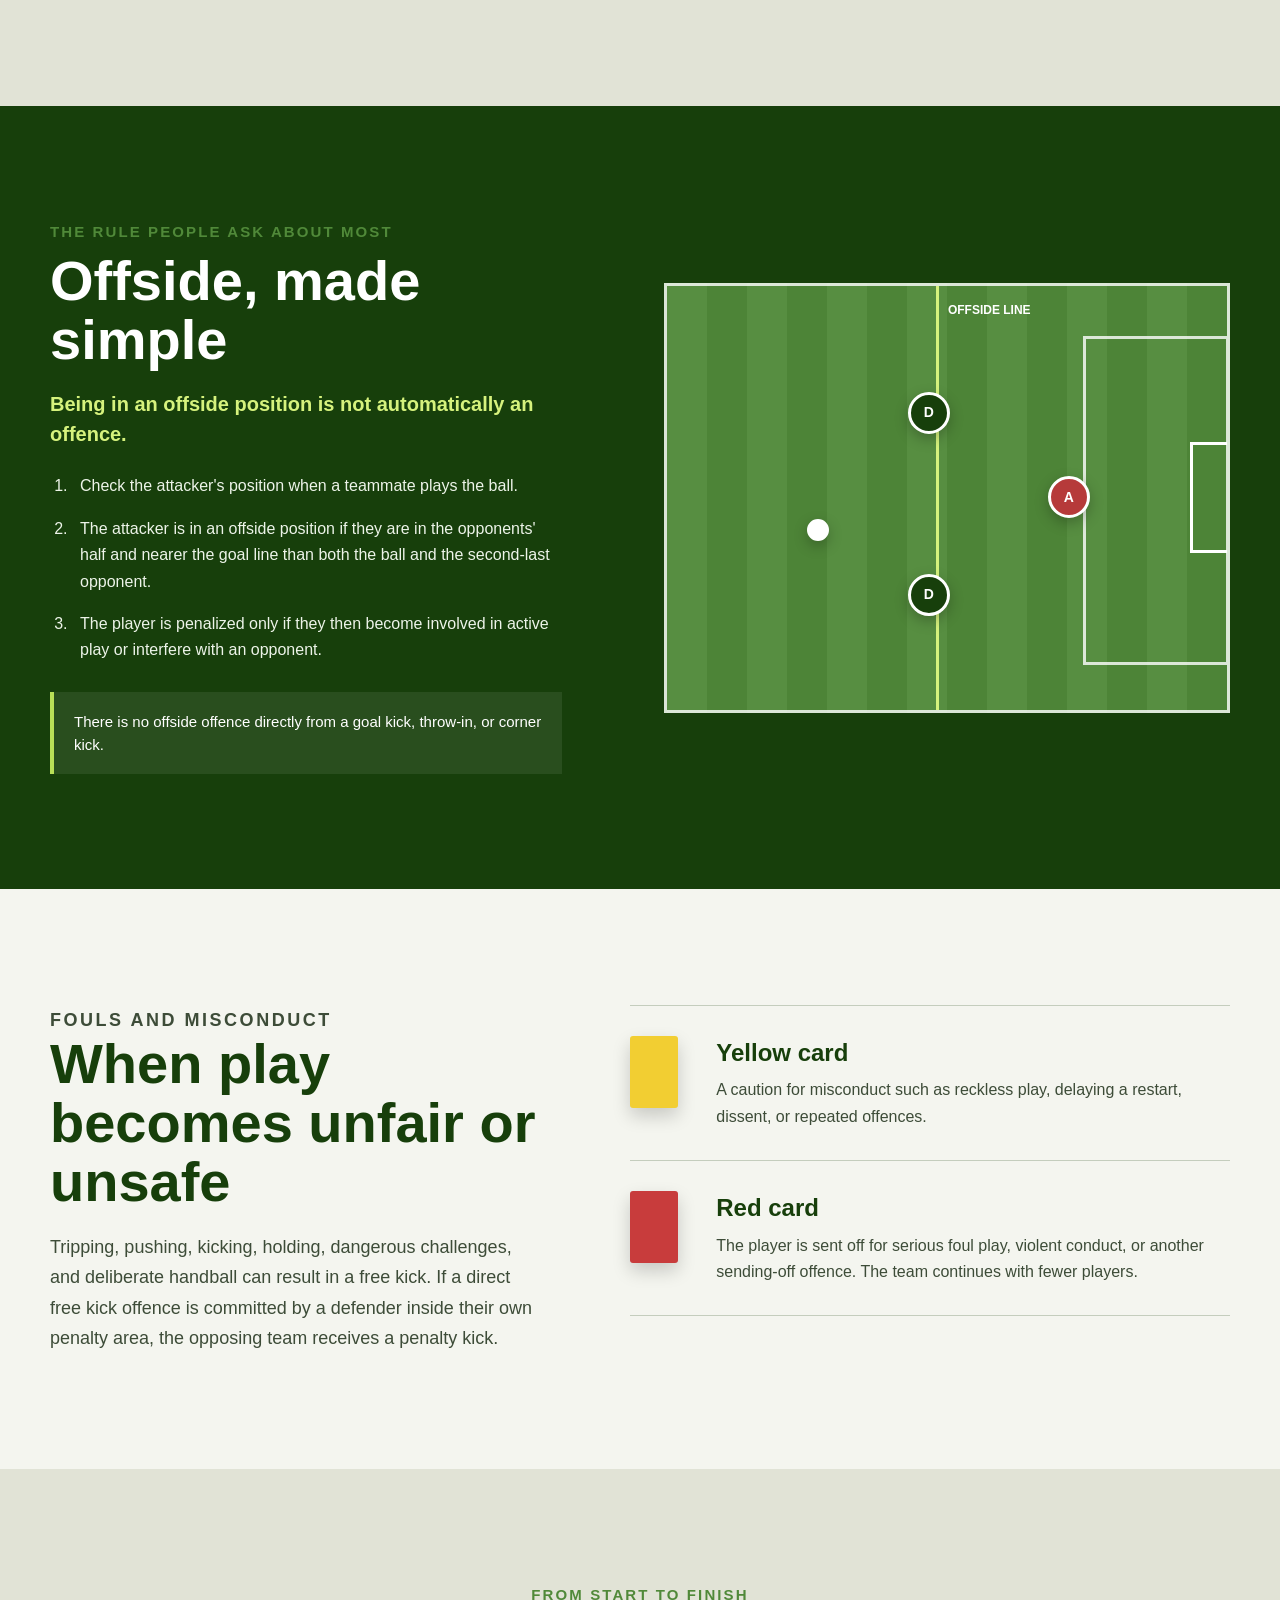
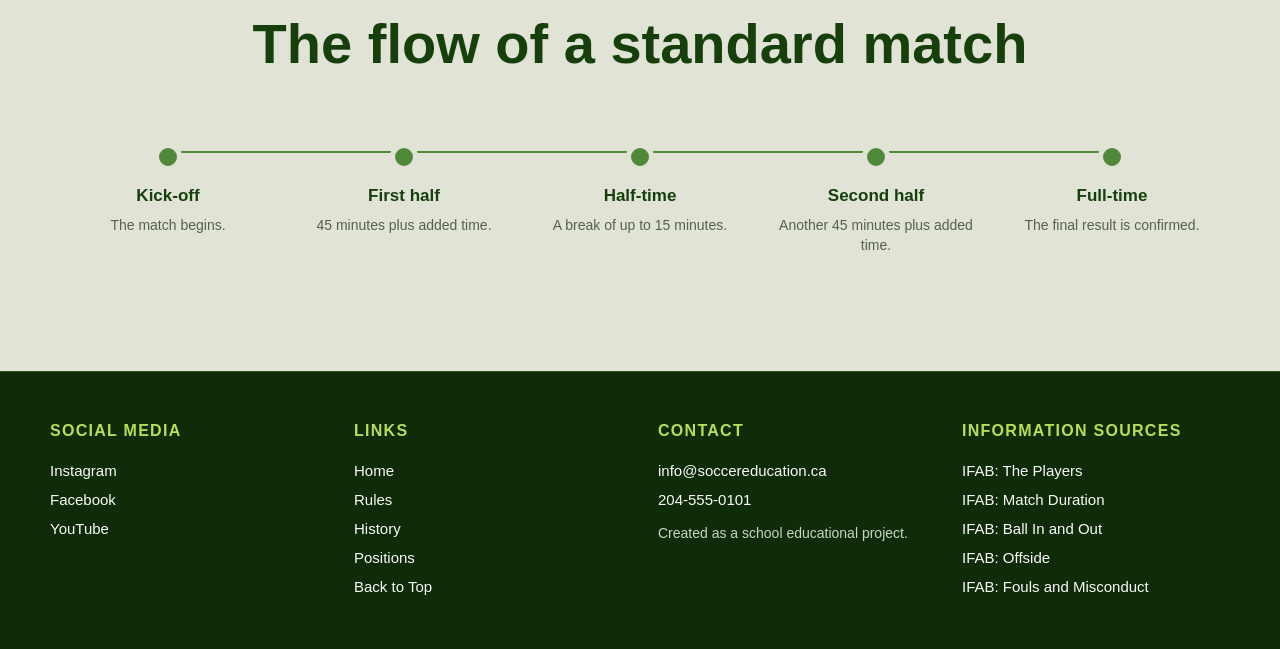
<file: rules.html>
<!doctype html>
<html lang="en">
  <head>
    <meta charset="UTF-8" />
    <meta name="viewport" content="width=device-width, initial-scale=1.0" />
    <link rel="stylesheet" href="stylesheets/style.css" />
    <link
      rel="shortcut icon"
      href="images/soccer%20ball.webp"
      type="image/x-icon" />
    <title>Rules | Soccer</title>
  </head>
  <body>
    <!-- Rules page hero: introduces the game before explaining individual laws -->
    <header class="hero rules-hero">
      <!-- Main navigation: Rules is marked as the current page -->
      <nav>
        <div class="nav-inner">
          <div class="nav-brand">
            <a href="index.html">
              <img src="images/soccer%20ball.webp" alt="Soccer logo" />
            </a>
            <a class="site-title" href="index.html">Soccer</a>
          </div>
          <ul id="nav-list">
            <li class="nav-item">
              <a class="nav-link" href="index.html">Home</a>
            </li>
            <li class="nav-item">
              <a class="nav-link active-link" href="#">Rules</a>
            </li>
            <li class="nav-item">
              <a class="nav-link" href="history.html">History</a>
            </li>
            <li class="nav-item">
              <a class="nav-link" href="positions.html">Player Positions</a>
            </li>
          </ul>
        </div>
      </nav>

      <div class="rules-hero-inner">
        <!-- Hero copy: gives beginners a simple overview of the page -->
        <div class="rules-hero-content">
          <span class="hero-label">A beginner's guide to the game</span>
          <h1>How soccer works</h1>
          <p>
            Learn the essential rules that control the field, scoring, restarts,
            offside, fouls, and the flow of a match.
          </p>
          <a class="hero-button hero-button-primary" href="#basics"
            >Start with the basics</a
          >
        </div>

        <!-- Field diagram: provides a visual reference for the rules below -->
        <figure class="rules-hero-visual">
          <img
            src="images/soccer%20pitch.jpg"
            alt="Labeled diagram of a soccer field showing its main areas" />
          <figcaption class="diagram-chip">Field of play</figcaption>
        </figure>
      </div>
    </header>

    <!-- Main rules content: a concise guide to the laws most beginners need -->
    <main class="rules-main">
      <!-- Match basics: four facts that explain the objective and structure -->
      <section id="basics" class="rules-basics-section">
        <div class="rules-container">
          <div class="rules-section-heading">
            <p class="section-kicker">Start here</p>
            <h2>The basics of a match</h2>
            <p>
              Two teams try to score by moving the ball into the opposing goal
              without using their hands or arms.
            </p>
          </div>

          <!-- Basic facts are kept short so they can be scanned quickly -->
          <div class="rules-facts">
            <div class="rules-fact">
              <strong>11</strong>
              <span>players per team</span>
            </div>
            <div class="rules-fact">
              <strong>90</strong>
              <span>minutes in a standard match</span>
            </div>
            <div class="rules-fact">
              <strong>2</strong>
              <span>halves of 45 minutes</span>
            </div>
            <div class="rules-fact">
              <strong>1</strong>
              <span>team with the most goals wins</span>
            </div>
          </div>
        </div>
      </section>

      <!-- Field section: explains the boundaries and important playing areas -->
      <section class="field-section">
        <div class="rules-container field-layout">
          <!-- Reuses the labeled field diagram as an educational reference -->
          <figure class="field-figure">
            <img
              src="images/soccer%20pitch.jpg"
              alt="Soccer field diagram labeled with touchlines, goal lines, and penalty areas" />
            <figcaption>
              The touchlines run along the sides. The goal lines run behind each
              goal.
            </figcaption>
          </figure>

          <div class="field-copy">
            <p class="section-kicker">The field of play</p>
            <h2>Know the lines</h2>
            <p>
              The ball remains in play until it completely crosses a touchline
              or goal line, on the ground or in the air, or the referee stops
              play.
            </p>
            <ul class="field-points">
              <li>
                <strong>Penalty area:</strong> the goalkeeper may handle the
                ball here, and certain defending fouls result in a penalty kick.
              </li>
              <li>
                <strong>Halfway line:</strong> divides the field and matters
                when deciding whether a player can be offside.
              </li>
              <li>
                <strong>Goal area:</strong> marks where goal kicks can be taken.
              </li>
            </ul>
          </div>
        </div>
      </section>

      <!-- Core rules section: explains the most common events during play -->
      <section class="core-rules-section">
        <div class="rules-container">
          <div class="rules-section-heading rules-section-heading-left">
            <p class="section-kicker">During play</p>
            <h2>Five rules you will see in every match</h2>
          </div>

          <!-- Numbered rule list: each row explains one common match situation -->
          <ol class="core-rules-list">
            <li>
              <div>
                <h3>A goal must cross the line</h3>
                <p>
                  A goal counts only when the whole ball passes over the goal
                  line, between the posts and under the crossbar, without an
                  attacking offence.
                </p>
              </div>
            </li>
            <li>
              <div>
                <h3>Touchline means throw-in</h3>
                <p>
                  When the whole ball crosses a touchline, the opposing team
                  restarts play with a two-handed throw-in from where it left
                  the field.
                </p>
              </div>
            </li>
            <li>
              <div>
                <h3>Goal line decides the restart</h3>
                <p>
                  If an attacker touches the ball last, play restarts with a
                  goal kick. If a defender touches it last, the attackers
                  receive a corner kick.
                </p>
              </div>
            </li>
            <li>
              <div>
                <h3>Only the goalkeeper handles the ball</h3>
                <p>
                  The goalkeeper may use their hands inside their own penalty
                  area. Other players normally play the ball with their feet,
                  head, chest, or legs.
                </p>
              </div>
            </li>
            <li>
              <div>
                <h3>The referee controls the match</h3>
                <p>
                  The referee starts and stops play, applies the Laws of the
                  Game, manages added time, and decides whether an offence
                  occurred.
                </p>
              </div>
            </li>
          </ol>
        </div>
      </section>

      <!-- Offside section: separates position from the actual offence -->
      <section class="offside-section">
        <div class="rules-container offside-layout">
          <div class="offside-copy">
            <p class="section-kicker">The rule people ask about most</p>
            <h2>Offside, made simple</h2>
            <p class="offside-lead">
              Being in an offside position is not automatically an offence.
            </p>
            <ol class="offside-steps">
              <li>
                Check the attacker's position when a teammate plays the ball.
              </li>
              <li>
                The attacker is in an offside position if they are in the
                opponents' half and nearer the goal line than both the ball and
                the second-last opponent.
              </li>
              <li>
                The player is penalized only if they then become involved in
                active play or interfere with an opponent.
              </li>
            </ol>
            <p class="offside-note">
              There is no offside offence directly from a goal kick, throw-in,
              or corner kick.
            </p>
          </div>

          <!-- Offside example: a simple visual showing attacker and defenders -->
          <div
            class="offside-example"
            role="img"
            aria-label="Simplified field showing an attacker beyond the second-last defender">
            <span class="offside-goal" aria-hidden="true">&nbsp;</span>
            <span class="offside-line" aria-hidden="true">&nbsp;</span>
            <span class="player-dot defender-one">D</span>
            <span class="player-dot defender-two">D</span>
            <span class="player-dot attacker-one">A</span>
            <span class="player-dot ball-dot" aria-hidden="true">&nbsp;</span>
            <span class="offside-label">Offside line</span>
          </div>
        </div>
      </section>

      <!-- Fouls section: explains free kicks, penalties, and disciplinary cards -->
      <section class="discipline-section">
        <div class="rules-container discipline-layout">
          <div class="discipline-copy">
            <p class="section-kicker">Fouls and misconduct</p>
            <h2>When play becomes unfair or unsafe</h2>
            <p>
              Tripping, pushing, kicking, holding, dangerous challenges, and
              deliberate handball can result in a free kick. If a direct free
              kick offence is committed by a defender inside their own penalty
              area, the opposing team receives a penalty kick.
            </p>
          </div>

          <!-- Card comparison: the shapes mirror the referee's physical cards -->
          <div class="card-guide">
            <div class="card-guide-item">
              <span class="referee-card yellow-card" aria-hidden="true"
                >&nbsp;</span
              >
              <div>
                <h3>Yellow card</h3>
                <p>
                  A caution for misconduct such as reckless play, delaying a
                  restart, dissent, or repeated offences.
                </p>
              </div>
            </div>
            <div class="card-guide-item">
              <span class="referee-card red-card" aria-hidden="true"
                >&nbsp;</span
              >
              <div>
                <h3>Red card</h3>
                <p>
                  The player is sent off for serious foul play, violent conduct,
                  or another sending-off offence. The team continues with fewer
                  players.
                </p>
              </div>
            </div>
          </div>
        </div>
      </section>

      <!-- Match flow section: summarizes the order of a standard match -->
      <section class="match-flow-section">
        <div class="rules-container">
          <div class="rules-section-heading">
            <p class="section-kicker">From start to finish</p>
            <h2>The flow of a standard match</h2>
          </div>
          <ol class="match-flow">
            <li><strong>Kick-off</strong><span>The match begins.</span></li>
            <li>
              <strong>First half</strong
              ><span>45 minutes plus added time.</span>
            </li>
            <li>
              <strong>Half-time</strong
              ><span>A break of up to 15 minutes.</span>
            </li>
            <li>
              <strong>Second half</strong
              ><span>Another 45 minutes plus added time.</span>
            </li>
            <li>
              <strong>Full-time</strong
              ><span>The final result is confirmed.</span>
            </li>
          </ol>
        </div>
      </section>
    </main>

    <!-- Website footer: keeps the same information architecture as other pages -->
    <footer>
      <div class="footer-inner">
        <div class="footer-column">
          <h3>Social Media</h3>
          <a href="https://www.instagram.com/" target="_blank" rel="noopener"
            >Instagram</a
          >
          <a href="https://www.facebook.com/" target="_blank" rel="noopener"
            >Facebook</a
          >
          <a href="https://www.youtube.com/" target="_blank" rel="noopener"
            >YouTube</a
          >
        </div>
        <div class="footer-column">
          <h3>Links</h3>
          <a href="index.html">Home</a>
          <a href="rules.html">Rules</a>
          <a href="history.html">History</a>
          <a href="positions.html">Positions</a>
          <a href="#">Back to Top</a>
        </div>
        <div class="footer-column">
          <h3>Contact</h3>
          <a href="mailto:info@soccereducation.ca">info@soccereducation.ca</a>
          <a href="tel:+12045550101">204-555-0101</a>
          <p>Created as a school educational project.</p>
        </div>
        <!-- Official sources: links point to the current IFAB Laws of the Game -->
        <div class="footer-column">
          <h3>Information Sources</h3>
          <a
            href="https://www.theifab.com/laws/latest/the-players/"
            target="_blank"
            rel="noopener"
            >IFAB: The Players</a
          >
          <a
            href="https://www.theifab.com/laws/latest/the-duration-of-the-match/"
            target="_blank"
            rel="noopener"
            >IFAB: Match Duration</a
          >
          <a
            href="https://www.theifab.com/laws/latest/the-ball-in-and-out-of-play/"
            target="_blank"
            rel="noopener"
            >IFAB: Ball In and Out</a
          >
          <a
            href="https://www.theifab.com/laws/latest/offside/"
            target="_blank"
            rel="noopener"
            >IFAB: Offside</a
          >
          <a
            href="https://www.theifab.com/laws/latest/fouls-and-misconduct/"
            target="_blank"
            rel="noopener"
            >IFAB: Fouls and Misconduct</a
          >
        </div>
      </div>
    </footer>
  </body>
</html>
</file>
<file: stylesheets/style.css>
/* This sets up the style for the whole website */
* {
  box-sizing: border-box;
  line-height: 140%;
  font-family: "Trebuchet MS", Verdana, sans-serif;
}

html {
  font-size: 62.5%;
  scroll-behavior: smooth;
}
#primary-color {
  color: #508939;
}
#secondary-color {
  color: #25bb55;
}

/* This styles the main page */
body {
  font-size: 1.6rem;
  color: #fafafa;
  background-color: #e1e3d6;
  margin: 0;
  padding: 0;
}

/* This keeps the content in the center */
.container,
.section-inner,
.footer-inner {
  width: min(calc(100% - 3.2rem), 1180px);
  margin-inline: auto;
}

.nav-inner {
  width: min(calc(100% - 3.2rem), 1280px);
  margin-inline: auto;
}

/* This styles the navigation bar */
nav {
  position: absolute;
  top: 0;
  left: 0;
  width: 100%;
  background-color: transparent;
  border-bottom: 0;
  z-index: 10;
}

.nav-inner {
  display: flex;
  flex-direction: row;
  align-items: center;
  justify-content: center;
}

/* This styles the website name and logo */
.nav-brand {
  display: flex;
  justify-content: center;
  align-items: center;
  padding: 10px 15px;
  gap: 10px;
}

.nav-brand img {
  width: 70px;
  height: auto;
  border-radius: 50%;
  border: 2px solid #396129;
  display: block;
}

.site-title {
  color: #fafafa;
  font-size: 2.4rem;
  text-decoration: none;
  font-weight: bold;
  text-transform: uppercase;
  text-shadow: 0 2px 12px rgba(0, 0, 0, 0.55);
}

/* This styles the main image section */
.hero {
  position: relative;
  background-color: #173f0b;
  background-image:
    linear-gradient(rgba(12, 55, 8, 0.86), rgba(9, 42, 6, 0.92)),
    url("../images/grass.jpg");
  background-position: center;
  background-size:
    cover,
    900px auto;
  background-attachment: fixed;
  border-bottom: #396129 2px solid;
  overflow: hidden;
  /* All page heroes share one slow background movement */
  -webkit-animation: hero-background-drift 16s ease-in-out infinite alternate;
  animation: hero-background-drift 16s ease-in-out infinite alternate;
}

.hero-inner {
  position: relative;
  width: min(calc(100% - 3.2rem), 1280px);
  margin-inline: auto;
  display: flex;
  align-items: center;
  min-height: clamp(570px, 55vw, 800px);
  padding-block: clamp(135px, 11vw, 165px) clamp(60px, 7vw, 90px);
}

.hero-content {
  position: relative;
  z-index: 2;
  width: 48%;
  text-align: left;
}

.hero-label {
  display: inline-block;
  margin-bottom: 16px;
  color: #d6f27d;
  font-size: 1.5rem;
  font-weight: bold;
  letter-spacing: 0.16em;
  text-transform: uppercase;
  -webkit-animation: hero-text-in 0.7s ease-out 0.1s both;
  animation: hero-text-in 0.7s ease-out 0.1s both;
}

.hero-content h1 {
  max-width: 680px;
  padding: 0;
  font-size: clamp(4.4rem, 6.5vw, 7.2rem);
  line-height: 0.98;
  -webkit-animation: hero-text-in 0.8s ease-out 0.22s both;
  animation: hero-text-in 0.8s ease-out 0.22s both;
}

.hero-content p {
  max-width: 600px;
  margin: 24px 0 0;
  color: #edf4e9;
  font-size: clamp(1.7rem, 2vw, 2rem);
  line-height: 1.6;
  -webkit-animation: hero-text-in 0.8s ease-out 0.34s both;
  animation: hero-text-in 0.8s ease-out 0.34s both;
}

.hero-links {
  display: flex;
  flex-wrap: wrap;
  gap: 12px;
  margin-top: 32px;
  -webkit-animation: hero-text-in 0.8s ease-out 0.46s both;
  animation: hero-text-in 0.8s ease-out 0.46s both;
}

.hero-button {
  display: inline-block;
  padding: 13px 22px;
  border: 2px solid #b8df57;
  border-radius: 999px;
  color: #ffffff;
  font-size: 1.6rem;
  font-weight: bold;
  text-decoration: none;
  transition:
    background-color 0.25s ease,
    color 0.25s ease,
    transform 0.25s ease;
}

.hero-button-primary {
  background-color: #b8df57;
  color: #173f0b;
}

.hero-button-secondary {
  background-color: transparent;
}

.hero-button:hover,
.hero-button:focus {
  transform: translateY(-3px);
}

.hero-button-primary:hover,
.hero-button-primary:focus {
  background-color: #d6f27d;
}

.hero-button-secondary:hover,
.hero-button-secondary:focus {
  background-color: #b8df57;
  color: #173f0b;
}

.hero-image {
  position: absolute;
  top: 50%;
  right: 0;
  width: 54%;
  transform: translateY(-50%);
  -webkit-animation: hero-image-in 0.95s ease-out 0.2s both;
  animation: hero-image-in 0.95s ease-out 0.2s both;
}

.hero-image::before {
  content: "";
  position: absolute;
  inset: 18px -18px -18px 18px;
  border: 2px solid #b8df57;
  border-radius: 18px;
}

.hero-image img {
  position: relative;
  display: block;
  width: 100%;
  aspect-ratio: 3 / 2;
  -o-object-fit: cover;
  object-fit: cover;
  -o-object-position: center;
  object-position: center;
  border-radius: 18px;
  box-shadow: 0 24px 55px rgba(0, 0, 0, 0.35);
  -webkit-animation: hero-image-float 5s ease-in-out 1.2s infinite;
  animation: hero-image-float 5s ease-in-out 1.2s infinite;
}

/* These animations make the hero appear when the page loads */
@-webkit-keyframes hero-background-drift {
  from {
    background-position:
      center,
      center 46%;
  }

  to {
    background-position:
      center,
      center 54%;
  }
}
@keyframes hero-background-drift {
  from {
    background-position:
      center,
      center 46%;
  }

  to {
    background-position:
      center,
      center 54%;
  }
}

@-webkit-keyframes hero-text-in {
  from {
    opacity: 0;
    transform: translateY(24px);
  }

  to {
    opacity: 1;
    transform: translateY(0);
  }
}

@keyframes hero-text-in {
  from {
    opacity: 0;
    transform: translateY(24px);
  }

  to {
    opacity: 1;
    transform: translateY(0);
  }
}

@-webkit-keyframes hero-image-in {
  from {
    opacity: 0;
    transform: translate(70px, -50%);
  }

  to {
    opacity: 1;
    transform: translate(0, -50%);
  }
}

@keyframes hero-image-in {
  from {
    opacity: 0;
    transform: translate(70px, -50%);
  }

  to {
    opacity: 1;
    transform: translate(0, -50%);
  }
}

@-webkit-keyframes hero-image-float {
  0%,
  100% {
    transform: translateY(0);
  }

  50% {
    transform: translateY(-8px);
  }
}

@keyframes hero-image-float {
  0%,
  100% {
    transform: translateY(0);
  }

  50% {
    transform: translateY(-8px);
  }
}

/* This moves the hero image below the text on smaller screens */
@media all and (max-width: 900px) {
  .hero {
    background-attachment: scroll;
  }

  .hero-inner {
    display: grid;
    grid-template-columns: 1fr;
    gap: 45px;
    min-height: auto;
    padding-block: 155px 75px;
  }

  .hero-content {
    width: 100%;
  }

  .hero-image {
    position: relative;
    top: auto;
    right: auto;
    width: 100%;
    max-width: 720px;
    transform: none;
    -webkit-animation-name: hero-image-in-mobile;
    animation-name: hero-image-in-mobile;
  }
}

@-webkit-keyframes hero-image-in-mobile {
  from {
    opacity: 0;
    transform: translateY(35px);
  }

  to {
    opacity: 1;
    transform: translateY(0);
  }
}

@keyframes hero-image-in-mobile {
  from {
    opacity: 0;
    transform: translateY(35px);
  }

  to {
    opacity: 1;
    transform: translateY(0);
  }
}

/* This turns off the fixed effect if the user prefers less movement */
@media (prefers-reduced-motion: reduce) {
  .hero {
    background-attachment: scroll;
    -webkit-animation: none;
    animation: none;
  }

  .hero-label,
  .hero-content h1,
  .hero-content p,
  .hero-links,
  .hero-image,
  .hero-image img,
  .history-hero-image,
  .history-hero-image img,
  .positions-hero-image,
  .positions-hero-image img,
  .rules-hero-visual,
  .rules-hero-visual img,
  .home-content .info-section {
    /* Important ensures later page-specific animation rules cannot override it */
    -webkit-animation: none !important;
    animation: none !important;
  }
}

/* This styles the navigation links */
#nav-list {
  display: flex;
  justify-content: center;
  align-items: center;
  list-style-type: none;
  flex-direction: row;
  flex-wrap: wrap;
  align-content: center;
  background-color: transparent;
  margin: 0;
  padding: 0;
}

.nav-link {
  color: #fafafa;
  font-size: 1.6rem;
  font-weight: normal;
  display: inline-block;
  padding: 10px 4px;
  background-color: transparent;
  border: 0;
  text-decoration: none;
  margin: 8px 14px;
  text-shadow: 0 2px 12px rgba(0, 0, 0, 0.55);
  transition:
    color 0.25s ease,
    transform 0.25s ease;
}

/* This changes the links when the mouse is on them */
.nav-link:hover,
.nav-link:focus,
.active-link {
  color: #d6f27d;
  transform: translateY(-2px);
}

/* This changes the navigation for bigger screens */
@media all and (min-width: 1070px) {
  nav {
    width: 100%;
  }

  .nav-inner {
    flex-direction: row;
    justify-content: space-between;
    align-items: center;
  }

  #nav-list {
    flex-direction: row;
    display: flex;
    justify-content: center;
    align-items: center;
    list-style-type: none;
    flex-wrap: wrap;
    align-content: space-between;
    background-color: transparent;
    border: none;
  }
}
.nav-link:active {
  color: #b8df57;
}

/* This styles the main title */
h1 {
  text-transform: uppercase;
  font-size: 6.4rem;
  margin-block: 0;
  padding-block: 3.2rem;
  color: #ffffff;
  text-shadow: 0 3px 20px rgba(0, 0, 0, 0.55);
}

.hero > h1 {
  padding-block: 160px 90px;
}

/* This styles the section titles */
h2 {
  text-align: center;
  font-size: 4rem;
  font-style: normal;
}

/* This sets up the main content */
main {
  display: grid;
  gap: 50px;
  grid-template-columns: 1fr;
}

/* This styles each content section */
section {
  padding: 50px 0;
  background-color: #173f0b;
  border-block: #102b08 2px solid;
}

.section-inner {
  max-width: 1180px;
}

/* This makes the home page sections easier to read */
.home-content {
  gap: 0;
  color: #173f0b;
  background-color: #e1e3d6;
}

.home-content .info-section {
  position: relative;
  overflow: hidden;
  padding: clamp(65px, 8vw, 100px) 0;
  border-top: 0;
  border-bottom: 1px solid rgba(23, 63, 11, 0.16);
  background-color: #e1e3d6;
}

/* Alternating light surfaces match the visual system used on Rules and History */
.home-content .info-section:nth-child(even) {
  background-color: #f4f5ef;
}

.home-content .section-inner {
  position: relative;
  max-width: 860px;
  z-index: 1;
}

.home-content h2 {
  max-width: 760px;
  margin: 12px 0 28px;
  color: #173f0b;
  text-align: left;
  font-size: clamp(3rem, 5vw, 4.8rem);
  font-style: italic;
  font-weight: bold;
  line-height: 1.1;
}

.home-content p {
  max-width: 760px;
  margin: 0 0 20px;
  color: #3d4c38;
  font-size: 1.8rem;
  line-height: 1.75;
}

/* This highlights the short explanation of soccer */
.quick-answer {
  border-left: 5px solid #508939;
  color: #173f0b !important;
  background-color: rgba(80, 137, 57, 0.1);
  padding: 20px 24px;
  font-weight: bold;
}

/* This puts the four sections into two columns on bigger screens */
@media all and (min-width: 900px) {
  .home-content {
    grid-template-columns: repeat(2, minmax(0, 1fr));
  }

  .home-content .info-section {
    padding-inline: clamp(30px, 5vw, 70px);
  }

  .home-content .info-section:nth-child(odd) {
    border-right: 1px solid rgba(23, 63, 11, 0.16);
  }

  .home-content .info-section:nth-child(-n + 2) {
    border-bottom: 1px solid rgba(23, 63, 11, 0.16);
  }

  .home-content .info-section {
    -webkit-animation: section-in 0.7s ease-out both;
    animation: section-in 0.7s ease-out both;
  }

  .home-content .info-section:nth-child(2) {
    -webkit-animation-delay: 0.08s;
    animation-delay: 0.08s;
  }

  .home-content .info-section:nth-child(3) {
    -webkit-animation-delay: 0.16s;
    animation-delay: 0.16s;
  }

  .home-content .info-section:nth-child(4),
  .timeline-item:nth-child(4) {
    -webkit-animation-delay: 0.24s;
    animation-delay: 0.24s;
  }

  .home-content .section-inner {
    width: min(100%, 560px);
  }
}

/* This makes the content sections fade in */
@-webkit-keyframes section-in {
  from {
    opacity: 0;
    transform: translateY(22px);
  }

  to {
    opacity: 1;
    transform: translateY(0);
  }
}
@keyframes section-in {
  from {
    opacity: 0;
    transform: translateY(22px);
  }

  to {
    opacity: 1;
    transform: translateY(0);
  }
}

/* This styles the history page hero */
.history-hero-inner {
  width: min(calc(100% - 3.2rem), 1280px);
  min-height: 680px;
  margin-inline: auto;
  display: grid;
  grid-template-columns: minmax(0, 0.95fr) minmax(400px, 1.05fr);
  gap: clamp(50px, 7vw, 100px);
  align-items: center;
  padding-block: 150px 80px;
}

.history-hero-content {
  display: flex;
  flex-direction: column;
  justify-content: center;
}

.history-hero-content h1 {
  max-width: 820px;
  padding: 0;
  font-size: clamp(4.5rem, 8vw, 8rem);
  line-height: 1;
  -webkit-animation: hero-text-in 0.8s ease-out 0.2s both;
  animation: hero-text-in 0.8s ease-out 0.2s both;
}

.history-hero-content p {
  max-width: 620px;
  margin: 24px 0 0;
  color: #edf4e9;
  font-size: 2rem;
  line-height: 1.6;
  -webkit-animation: hero-text-in 0.8s ease-out 0.34s both;
  animation: hero-text-in 0.8s ease-out 0.34s both;
}

.history-hero-image {
  position: relative;
  margin: 0;
  -webkit-animation: history-image-in 0.95s ease-out 0.2s both;
  animation: history-image-in 0.95s ease-out 0.2s both;
}

.history-hero-image::before {
  content: "";
  position: absolute;
  inset: 16px -16px -16px 16px;
  border: 2px solid rgba(184, 223, 87, 0.72);
  border-radius: 18px;
}

.history-hero-image img {
  position: relative;
  display: block;
  width: 100%;
  aspect-ratio: 4 / 3;
  -o-object-fit: cover;
  object-fit: cover;
  -o-object-position: center;
  object-position: center;
  border-radius: 18px;
  box-shadow: 0 24px 55px rgba(0, 0, 0, 0.35);
  /* Continues the hero motion after the image entrance finishes */
  -webkit-animation: hero-image-float 5.5s ease-in-out 1.25s infinite;
  animation: hero-image-float 5.5s ease-in-out 1.25s infinite;
}

/* Photo credit chip: keeps the image credit attached to the image itself */
.photo-credit-chip {
  position: absolute;
  right: 18px;
  bottom: 18px;
  z-index: 3;
  max-width: calc(100% - 36px);
  padding: 7px 12px;
  border: 1px solid rgba(184, 223, 87, 0.45);
  border-radius: 999px;
  color: #edf4e9;
  background-color: rgba(16, 43, 8, 0.82);
  font-size: 1.2rem;
  font-weight: bold;
  line-height: 1.2;
  white-space: wrap;
  -webkit-backdrop-filter: blur(8px);
  backdrop-filter: blur(8px);
}

/* Photo credit link: inherits the chip style and stays readable */
.photo-credit-chip a {
  color: #d6f27d;
  text-decoration: none;
}

.photo-credit-chip a:hover,
.photo-credit-chip a:focus {
  text-decoration: underline;
}

@-webkit-keyframes history-image-in {
  from {
    opacity: 0;
    transform: translateX(60px);
  }

  to {
    opacity: 1;
    transform: translateX(0);
  }
}

@keyframes history-image-in {
  from {
    opacity: 0;
    transform: translateX(60px);
  }

  to {
    opacity: 1;
    transform: translateX(0);
  }
}

/* History timeline: page background and vertical section spacing */
.history-main {
  display: block;
  background-color: #e1e3d6;
  color: #173f0b;
}

.timeline-section {
  padding: clamp(75px, 9vw, 120px) 0;
  background-color: #e1e3d6;
  border: 0;
}

.timeline-intro {
  max-width: 870px;
  margin-bottom: 75px;
  text-align: center;
}

.section-kicker {
  margin: 0 0 10px;
  color: #508939;
  font-size: 1.5rem;
  font-weight: bold;
  letter-spacing: 0.14em;
  text-transform: uppercase;
}

.timeline-intro h2 {
  margin: 0 0 20px;
  color: #173f0b;
  font-size: clamp(3.5rem, 6vw, 5.6rem);
}

.timeline-intro > p:last-child {
  margin: 0;
  color: #3d4c38;
  font-size: 1.8rem;
  line-height: 1.7;
}

/* Timeline track: the parent anchors the centered vertical line */
.timeline {
  position: relative;
  max-width: 1120px;
}

/* Timeline line: runs from the first milestone to the final 2026 milestone */
.timeline::before {
  content: "";
  position: absolute;
  top: 0;
  bottom: 0;
  left: 50%;
  width: 3px;
  background-color: #508939;
  transform: translateX(-50%);
}

/* Timeline row: creates equal left and right columns for alternating events */
.timeline-item {
  position: relative;
  display: grid;
  grid-template-columns: 1fr 1fr;
  gap: 90px;
  margin-bottom: 80px;
}

.timeline-item:last-child {
  margin-bottom: 0;
}

/* Timeline marker: places one circular point over the center line per event */
.timeline-item::before {
  content: "";
  position: absolute;
  z-index: 2;
  top: 50%;
  left: 50%;
  width: 18px;
  height: 18px;
  border: 5px solid #e1e3d6;
  border-radius: 50%;
  background-color: #508939;
  transform: translate(-50%, -50%);
}

/* Timeline content: prevents long headings or paragraphs from overflowing */
.timeline-content {
  min-width: 0;
}

.timeline-content time {
  display: block;
  margin-bottom: 8px;
  color: #508939;
  font-size: clamp(3.8rem, 6vw, 6rem);
  font-weight: bold;
  line-height: 1;
}

.timeline-content h3 {
  margin: 0 0 15px;
  color: #173f0b;
  font-size: clamp(2.4rem, 3vw, 3.2rem);
  line-height: 1.15;
}

.timeline-content p {
  margin: 0;
  color: #3d4c38;
  font-size: 1.7rem;
  line-height: 1.7;
}

/* Alternating alignment: odd events sit left and even events sit right */
.timeline-item:nth-child(odd) .timeline-content {
  grid-column: 1;
  padding-right: 10px;
  text-align: right;
}

.timeline-item:nth-child(even) .timeline-content {
  grid-column: 2;
  padding-left: 10px;
}

/* Rules page: shared width for every educational section */
.rules-container {
  width: min(calc(100% - 3.2rem), 1180px);
  margin-inline: auto;
}

/* Rules hero: balances the introduction with the field diagram */
.rules-hero-inner {
  width: min(calc(100% - 3.2rem), 1280px);
  min-height: 680px;
  margin-inline: auto;
  display: grid;
  grid-template-columns: minmax(0, 0.9fr) minmax(440px, 1.1fr);
  gap: clamp(50px, 7vw, 100px);
  align-items: center;
  padding-block: 150px 80px;
}

.rules-hero-content h1 {
  max-width: 760px;
  padding: 0;
  font-size: clamp(4.5rem, 8vw, 8rem);
  line-height: 1;
  -webkit-animation: hero-text-in 0.8s ease-out 0.2s both;
  animation: hero-text-in 0.8s ease-out 0.2s both;
}

.rules-hero-content p {
  max-width: 620px;
  margin: 24px 0 30px;
  color: #edf4e9;
  font-size: 2rem;
  line-height: 1.6;
  -webkit-animation: hero-text-in 0.8s ease-out 0.34s both;
  animation: hero-text-in 0.8s ease-out 0.34s both;
}

.rules-hero-content .hero-button {
  -webkit-animation: hero-text-in 0.8s ease-out 0.46s both;
  animation: hero-text-in 0.8s ease-out 0.46s both;
}

/* Rules hero diagram: uses the existing field image as the main visual */
.rules-hero-visual {
  position: relative;
  margin: 0;
  -webkit-animation: history-image-in 0.95s ease-out 0.2s both;
  animation: history-image-in 0.95s ease-out 0.2s both;
}

.rules-hero-visual::before {
  content: "";
  position: absolute;
  inset: 16px -16px -16px 16px;
  border: 2px solid rgba(184, 223, 87, 0.72);
  border-radius: 18px;
}

.rules-hero-visual img {
  position: relative;
  display: block;
  width: 100%;
  aspect-ratio: 3 / 2;
  -o-object-fit: cover;
  object-fit: cover;
  border-radius: 18px;
  box-shadow: 0 24px 55px rgba(0, 0, 0, 0.35);
  /* Matches the subtle continuous image motion used by the other heroes */
  -webkit-animation: hero-image-float 5.8s ease-in-out 1.25s infinite;
  animation: hero-image-float 5.8s ease-in-out 1.25s infinite;
}

/* Diagram label: identifies the visual without presenting it as a photo credit */
.diagram-chip {
  position: absolute;
  right: 18px;
  bottom: 18px;
  z-index: 3;
  padding: 7px 12px;
  border: 1px solid rgba(184, 223, 87, 0.45);
  border-radius: 999px;
  color: #d6f27d;
  background-color: rgba(16, 43, 8, 0.86);
  font-size: 1.2rem;
  font-weight: bold;
  line-height: 1.2;
  text-transform: uppercase;
}

/* Rules main: removes the generic grid gaps used by the original placeholder page */
.rules-main {
  display: block;
  color: #173f0b;
  background-color: #e1e3d6;
}

.rules-main section {
  padding: clamp(75px, 9vw, 120px) 0;
  border: 0;
}

/* Rules section heading: creates consistent hierarchy throughout the page */
.rules-section-heading {
  max-width: 820px;
  margin: 0 auto 60px;
  text-align: center;
}

.rules-section-heading-left {
  max-width: 760px;
  margin-inline: 0;
  text-align: left;
}

.rules-section-heading h2,
.field-copy h2,
.offside-copy h2,
.discipline-copy h2 {
  margin: 0 0 20px;
  color: #173f0b;
  font-size: clamp(3.5rem, 6vw, 5.6rem);
  line-height: 1.05;
  text-align: inherit;
}

.rules-section-heading > p:last-child,
.field-copy > p,
.discipline-copy > p {
  margin: 0;
  color: #3d4c38;
  font-size: 1.8rem;
  line-height: 1.7;
}

/* Match basics: presents the four key facts in one compact row */
.rules-basics-section {
  background-color: #e1e3d6;
}

.rules-facts {
  display: grid;
  grid-template-columns: repeat(4, minmax(0, 1fr));
  border-top: 1px solid rgba(23, 63, 11, 0.24);
  border-bottom: 1px solid rgba(23, 63, 11, 0.24);
}

.rules-fact {
  min-width: 0;
  padding: 34px clamp(16px, 3vw, 34px);
  text-align: center;
}

.rules-fact + .rules-fact {
  border-left: 1px solid rgba(23, 63, 11, 0.24);
}

.rules-fact strong {
  display: block;
  color: #508939;
  font-size: clamp(4rem, 7vw, 6.8rem);
  line-height: 1;
}

.rules-fact span {
  display: block;
  margin-top: 10px;
  color: #3d4c38;
  font-size: 1.5rem;
  line-height: 1.4;
}

/* Field section: pairs the diagram with explanations of important areas */
.field-section {
  background-color: #f4f5ef;
}

.field-layout {
  display: grid;
  grid-template-columns: minmax(0, 1.08fr) minmax(340px, 0.92fr);
  gap: clamp(50px, 7vw, 90px);
  align-items: center;
}

.field-figure {
  margin: 0;
}

.field-figure img {
  display: block;
  width: 100%;
  border-radius: 8px;
  box-shadow: 0 20px 45px rgba(23, 63, 11, 0.18);
}

.field-figure figcaption {
  margin-top: 14px;
  color: #53614f;
  font-size: 1.3rem;
  line-height: 1.5;
}

.field-points {
  margin: 30px 0 0;
  padding: 0;
  list-style: none;
}

.field-points li {
  padding: 18px 0;
  border-top: 1px solid rgba(23, 63, 11, 0.18);
  color: #3d4c38;
  font-size: 1.6rem;
  line-height: 1.65;
}

.field-points strong {
  color: #173f0b;
}

/* Core rules: a numbered editorial list instead of separate cards */
.core-rules-section {
  background-color: #e1e3d6;
}

.core-rules-list {
  margin: 0;
  padding: 0;
  list-style: none;
  counter-reset: core-rule;
}

.core-rules-list li {
  counter-increment: core-rule;
  display: grid;
  grid-template-columns: 90px minmax(0, 1fr);
  gap: 30px;
  padding: 34px 0;
  border-top: 1px solid rgba(23, 63, 11, 0.22);
}

.core-rules-list li:last-child {
  border-bottom: 1px solid rgba(23, 63, 11, 0.22);
}

.core-rules-list li::before {
  content: "0" counter(core-rule);
  color: #508939;
  font-size: 2.2rem;
  font-weight: bold;
  line-height: 1.2;
}

.core-rules-list h3 {
  margin: 0 0 10px;
  color: #173f0b;
  font-size: clamp(2.4rem, 4vw, 3.4rem);
  line-height: 1.15;
}

.core-rules-list p {
  max-width: 820px;
  margin: 0;
  color: #3d4c38;
  font-size: 1.7rem;
  line-height: 1.7;
}

/* Offside section: dark contrast signals the page's most complex rule */
.offside-section {
  color: #ffffff;
  background-color: #173f0b;
}

.offside-layout {
  display: grid;
  grid-template-columns: minmax(0, 0.95fr) minmax(420px, 1.05fr);
  gap: clamp(55px, 8vw, 110px);
  align-items: center;
}

.offside-copy h2 {
  color: #ffffff;
}

.offside-lead {
  margin: 0 0 24px;
  color: #d6f27d;
  font-size: 2rem;
  font-weight: bold;
  line-height: 1.5;
}

.offside-steps {
  margin: 0;
  padding-left: 22px;
}

.offside-steps li {
  margin-bottom: 16px;
  padding-left: 8px;
  color: #edf4e9;
  font-size: 1.6rem;
  line-height: 1.65;
}

.offside-note {
  margin: 28px 0 0;
  padding: 18px 20px;
  border-left: 4px solid #b8df57;
  color: #ffffff;
  background-color: rgba(255, 255, 255, 0.08);
  font-size: 1.5rem;
  line-height: 1.55;
}

/* Offside visual: simplified half-field built with CSS shapes */
.offside-example {
  position: relative;
  min-height: 430px;
  overflow: hidden;
  border: 3px solid rgba(255, 255, 255, 0.8);
  background-color: #508939;
  background-image: linear-gradient(
    90deg,
    rgba(255, 255, 255, 0.04) 50%,
    rgba(0, 0, 0, 0.04) 50%
  );
  background-size: 80px 100%;
}

.offside-example::before {
  content: "";
  position: absolute;
  top: 12%;
  right: -2px;
  width: 25%;
  height: 76%;
  border: 3px solid rgba(255, 255, 255, 0.8);
}

.offside-goal {
  position: absolute;
  top: 37%;
  right: -2px;
  width: 7%;
  height: 26%;
  border: 3px solid #ffffff;
  border-right: 0;
}

.offside-line {
  position: absolute;
  top: 0;
  bottom: 0;
  left: 48%;
  width: 3px;
  background-color: #d6f27d;
}

.offside-label {
  position: absolute;
  top: 16px;
  left: calc(48% + 12px);
  color: #ffffff;
  font-size: 1.2rem;
  font-weight: bold;
  text-transform: uppercase;
}

.player-dot {
  position: absolute;
  z-index: 2;
  display: grid;
  width: 42px;
  height: 42px;
  place-items: center;
  border: 3px solid #ffffff;
  border-radius: 50%;
  color: #ffffff;
  font-size: 1.4rem;
  font-weight: bold;
  box-shadow: 0 5px 14px rgba(0, 0, 0, 0.25);
}

.defender-one {
  top: 25%;
  left: 43%;
  background-color: #173f0b;
}

.defender-two {
  bottom: 22%;
  left: 43%;
  background-color: #173f0b;
}

.attacker-one {
  top: 45%;
  left: 68%;
  background-color: #b63a3a;
}

.ball-dot {
  top: 55%;
  left: 25%;
  width: 22px;
  height: 22px;
  border-width: 2px;
  background-color: #ffffff;
}

/* Discipline section: explains fouls beside recognizable referee cards */
.discipline-section {
  background-color: #f4f5ef;
}

.discipline-layout {
  display: grid;
  grid-template-columns: minmax(0, 0.9fr) minmax(430px, 1.1fr);
  gap: clamp(50px, 7vw, 90px);
  align-items: start;
}

.card-guide {
  border-top: 1px solid rgba(23, 63, 11, 0.22);
}

.card-guide-item {
  display: grid;
  grid-template-columns: 62px minmax(0, 1fr);
  gap: 24px;
  align-items: start;
  padding: 30px 0;
  border-bottom: 1px solid rgba(23, 63, 11, 0.22);
}

.referee-card {
  display: block;
  width: 48px;
  aspect-ratio: 2 / 3;
  border-radius: 3px;
  box-shadow: 0 8px 18px rgba(0, 0, 0, 0.18);
}

.yellow-card {
  background-color: #f2ce32;
}

.red-card {
  background-color: #c83c3c;
}

.card-guide h3 {
  margin: 0 0 8px;
  color: #173f0b;
  font-size: 2.4rem;
}

.card-guide p {
  margin: 0;
  color: #3d4c38;
  font-size: 1.6rem;
  line-height: 1.65;
}

/* Match flow: uses one connected sequence from kick-off to full-time */
.match-flow-section {
  background-color: #e1e3d6;
}

.match-flow {
  position: relative;
  display: grid;
  grid-template-columns: repeat(5, minmax(0, 1fr));
  margin: 0;
  padding: 0;
  list-style: none;
}

.match-flow::before {
  content: "";
  position: absolute;
  top: 17px;
  right: 10%;
  left: 10%;
  height: 2px;
  background-color: #508939;
}

.match-flow li {
  position: relative;
  z-index: 1;
  padding: 50px 16px 0;
  text-align: center;
}

.match-flow li::before {
  content: "";
  position: absolute;
  top: 9px;
  left: 50%;
  width: 18px;
  height: 18px;
  border: 5px solid #e1e3d6;
  border-radius: 50%;
  background-color: #508939;
  transform: translateX(-50%);
}

.match-flow strong,
.match-flow span {
  display: block;
}

.match-flow strong {
  color: #173f0b;
  font-size: 1.7rem;
}

.match-flow span {
  margin-top: 7px;
  color: #53614f;
  font-size: 1.4rem;
  line-height: 1.45;
}

/* This styles the paragraphs */
p {
  padding: 0px 0;
}

/* This styles the footer titles */
h3 {
  font-size: 2.4rem;
}

/* This styles the footer */
footer {
  color: #fafafa;
  background-color: #102b08;
  border-top: 1px solid rgba(184, 223, 87, 0.2);
  padding: 48px 0;
  margin-top: 0;
}

/* This keeps the footer content in the center */
.footer-inner {
  display: grid;
  gap: 36px;
  grid-template-columns: 1fr;
  align-items: start;
}

/* This styles each footer column */
.footer-column {
  text-align: left;
}

.footer-column h3 {
  margin: 0 0 14px;
  color: #b8df57;
  font-size: 1.6rem;
  text-transform: uppercase;
  letter-spacing: 0.08em;
}

.footer-column p {
  max-width: 280px;
  margin: 10px 0 0;
  color: #c9d5c5;
  font-size: 1.4rem;
}

/* This styles the links in the footer */
.footer-column a {
  text-decoration: none;
  padding: 4px 0;
  font-size: 1.5rem;
  display: block;
  width: -webkit-fit-content;
  width: -moz-fit-content;
  width: fit-content;
  transition:
    color 0.2s ease,
    transform 0.2s ease;
}

.footer-column a:link {
  color: #fafafa;
}

.footer-column a:visited {
  color: #e0e8dd;
}
.footer-column a:hover,
.footer-column a:focus {
  color: #b8df57;
  transform: translateX(3px);
}

.footer-column a:active {
  color: #8fb837;
}

/* This changes the footer for bigger screens */
@media all and (min-width: 1070px) {
  .footer-inner {
    display: grid;
    grid-template-columns: repeat(4, minmax(100px, 1fr));
  }

  .footer-inner-three {
    grid-template-columns: repeat(3, minmax(100px, 1fr));
  }
}

/* This makes the text smaller on phones */
@media all and (max-width: 700px) {
  h1 {
    font-size: 4rem;
  }

  .hero > h1 {
    padding-block: 260px 70px;
  }

  .hero-inner {
    padding-block: 245px 70px 55px;
  }

  .hero-content h1 {
    font-size: clamp(4rem, 13vw, 5.6rem);
  }

  .hero-links {
    align-items: stretch;
    flex-direction: column;
  }

  .hero-button {
    width: 100%;
    text-align: center;
  }

  .hero-image {
    margin-top: 20px;
  }

  .hero-image::before {
    inset: 12px -8px -12px 8px;
  }

  .hero-image img {
    aspect-ratio: 3 / 2;
  }

  h2 {
    font-size: 3rem;
  }

  .home-content p {
    font-size: 1.7rem;
    line-height: 1.65;
  }
}

@media all and (max-width: 800px) {
  /* History hero: stacks the text and image on tablets and phones */
  .history-hero-inner {
    min-height: auto;
    grid-template-columns: 1fr;
    gap: 40px;
    padding-block: 225px 75px;
  }

  .history-hero-content {
    min-height: auto;
  }

  .history-hero-image {
    max-width: 720px;
  }

  .history-hero-image::before {
    inset: 12px -8px -12px 8px;
  }

  /* Photo credit chip: keeps the credit inside the smaller mobile image */
  .photo-credit-chip {
    right: 12px;
    bottom: 12px;
    max-width: calc(100% - 24px);
    font-size: 1.1rem;
  }

  .timeline-intro {
    margin-bottom: 55px;
    text-align: left;
  }

  /* Mobile timeline: moves the track and markers to the left edge */
  .timeline::before {
    left: 8px;
  }

  .timeline-item {
    grid-template-columns: 1fr;
    gap: 24px;
    margin-bottom: 70px;
    padding-left: 36px;
  }

  .timeline-item::before {
    top: 34px;
    left: 8px;
  }

  /* Mobile timeline content: every milestone uses one readable column */
  .timeline-item:nth-child(odd) .timeline-content,
  .timeline-item:nth-child(even) .timeline-content {
    grid-column: 1;
    padding: 0;
    text-align: left;
  }

  .timeline-content time {
    font-size: 4.4rem;
  }

  /* Rules hero: stacks the copy and field diagram on tablets and phones */
  .rules-hero-inner {
    min-height: auto;
    grid-template-columns: 1fr;
    gap: 42px;
    padding-block: 225px 75px;
  }

  .rules-hero-visual {
    max-width: 720px;
  }

  .rules-hero-visual::before {
    inset: 12px -8px -12px 8px;
  }

  /* Rules content: changes split sections into one readable column */
  .field-layout,
  .offside-layout,
  .discipline-layout {
    grid-template-columns: 1fr;
  }

  .field-copy {
    order: -1;
  }

  .rules-section-heading {
    margin-bottom: 45px;
    text-align: left;
  }

  .rules-facts {
    grid-template-columns: repeat(2, minmax(0, 1fr));
  }

  .rules-fact:nth-child(3) {
    border-left: 0;
  }

  .rules-fact:nth-child(n + 3) {
    border-top: 1px solid rgba(23, 63, 11, 0.24);
  }

  .offside-example {
    min-height: 360px;
  }

  /* Match flow: becomes a vertical sequence on smaller screens */
  .match-flow {
    grid-template-columns: 1fr;
  }

  .match-flow::before {
    top: 12px;
    bottom: 12px;
    left: 10px;
    width: 2px;
    height: auto;
  }

  .match-flow li {
    min-height: 76px;
    padding: 0 0 28px 46px;
    text-align: left;
  }

  .match-flow li::before {
    top: 0;
    left: 10px;
  }
}

@media all and (max-width: 520px) {
  /* Rules facts: uses one column when two columns become too narrow */
  .rules-facts {
    grid-template-columns: 1fr;
  }

  .rules-fact + .rules-fact,
  .rules-fact:nth-child(3) {
    border-left: 0;
    border-top: 1px solid rgba(23, 63, 11, 0.24);
  }

  .core-rules-list li {
    grid-template-columns: 54px minmax(0, 1fr);
    gap: 16px;
  }

  .offside-example {
    min-height: 300px;
  }

  .player-dot {
    width: 36px;
    height: 36px;
    font-size: 1.2rem;
  }
}

.position-section {
  text-align: center;
  background-color: #e1e3d6;
}

.position-section h2 {
  color: #173f0b;
}

.position-section p {
  color: #3d4c38;
}

.position-section .section-kicker {
  color: #508939;
}

.positions-item {
  border-top: 5px solid #508939;
  color: #173f0b;
  background-color: rgba(80, 137, 57, 0.1);
}

#defensive-positions-list {
  display: grid;
  grid-template-columns: 1fr;
  grid-template-rows: repeat(6, 1fr);
  gap: 20px;
  background-color: #e1e3d6;
}

#midfield-positions-list {
  display: grid;
  grid-template-columns: 1fr;
  grid-template-rows: repeat(5, 1fr);
  gap: 20px;
  background-color: #e1e3d6;
}

#attacking-positions-list {
  display: grid;
  grid-template-columns: 1fr;
  grid-template-rows: repeat(4, 1fr);
  gap: 20px;
  background-color: #e1e3d6;
}

@media all and (min-width: 886px) {
  #defensive-positions-list {
    grid-template-rows: 1fr;
    grid-template-columns: repeat(6, 1fr);
  }
  #midfield-positions-list {
    grid-template-rows: 1fr;
    grid-template-columns: repeat(5, 1fr);
  }
  #attacking-positions-list {
    grid-template-rows: 1fr;
    grid-template-columns: repeat(4, 1fr);
  }
}
</file>
